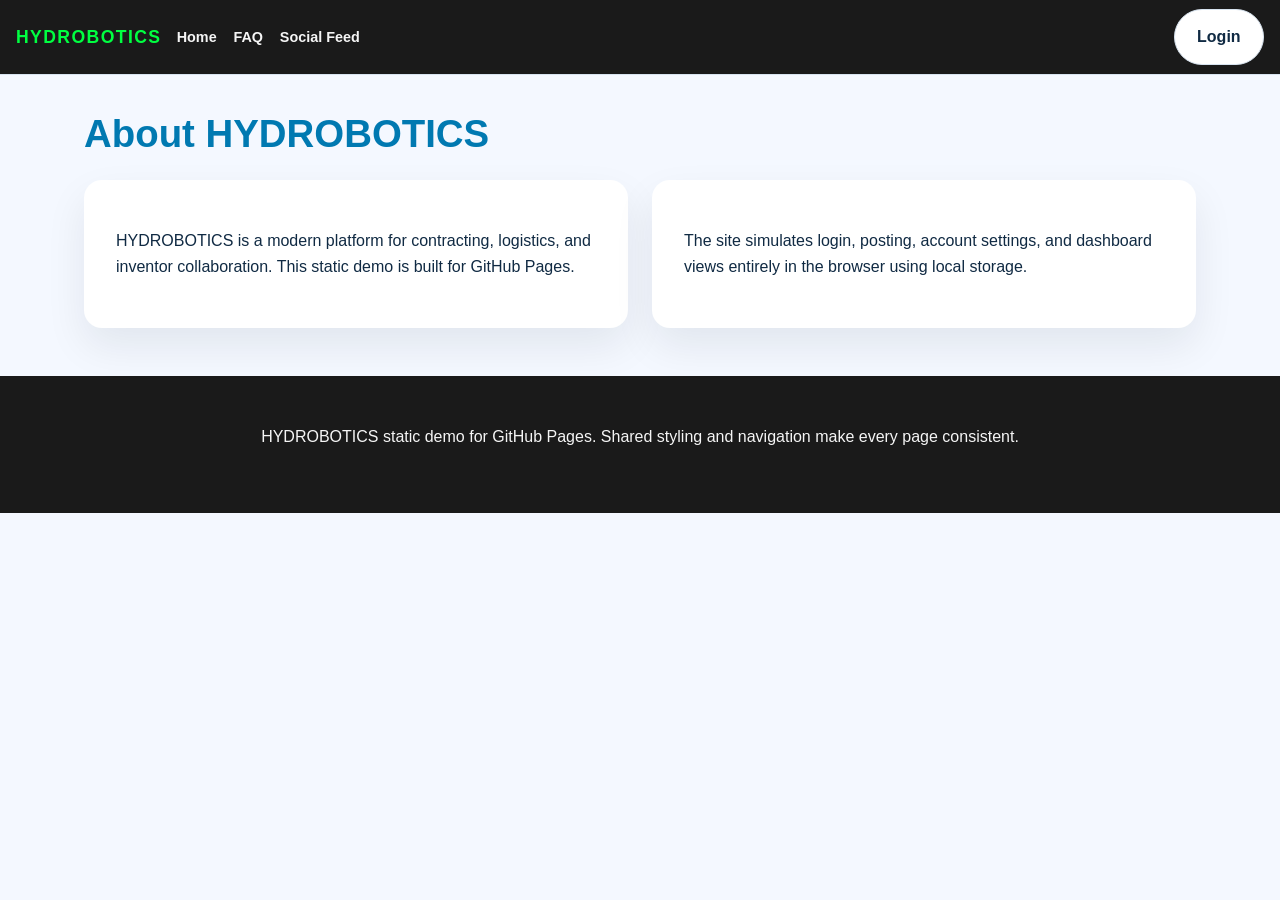
<file: about.html>
﻿<!DOCTYPE html>
<html lang="en">
<head>
  <meta charset="UTF-8">
  <meta name="viewport" content="width=device-width, initial-scale=1.0">
  <title>About HYDROBOTICS</title>
  <link rel="stylesheet" href="css/theme.css">
</head>
<body>
  <nav>
    <div class="nav-left">
      <a class="logo" href="index.html">HYDROBOTICS</a>
      <ul class="nav-links">
        <li><a href="index.html">Home</a></li>
        <li><a href="faq.html">FAQ</a></li>
        <li><a href="feed.html">Social Feed</a></li>
      </ul>
    </div>
    <div class="nav-right">
      <a id="authLink" class="btn-secondary" href="login.html">Login</a>
    </div>
  </nav>
  <main class="page">
    <h1 class="section-title">About HYDROBOTICS</h1>
    <div class="grid cards-2">
      <div class="panel">
        <p>HYDROBOTICS is a modern platform for contracting, logistics, and inventor collaboration. This static demo is built for GitHub Pages.</p>
      </div>
      <div class="panel">
        <p>The site simulates login, posting, account settings, and dashboard views entirely in the browser using local storage.</p>
      </div>
    </div>
  </main>
  <footer>
    <div class="container">
      <p>HYDROBOTICS static demo for GitHub Pages. Shared styling and navigation make every page consistent.</p>
    </div>
  </footer>
  <script src="js/site.js"></script>
</body>
</html>
</file>
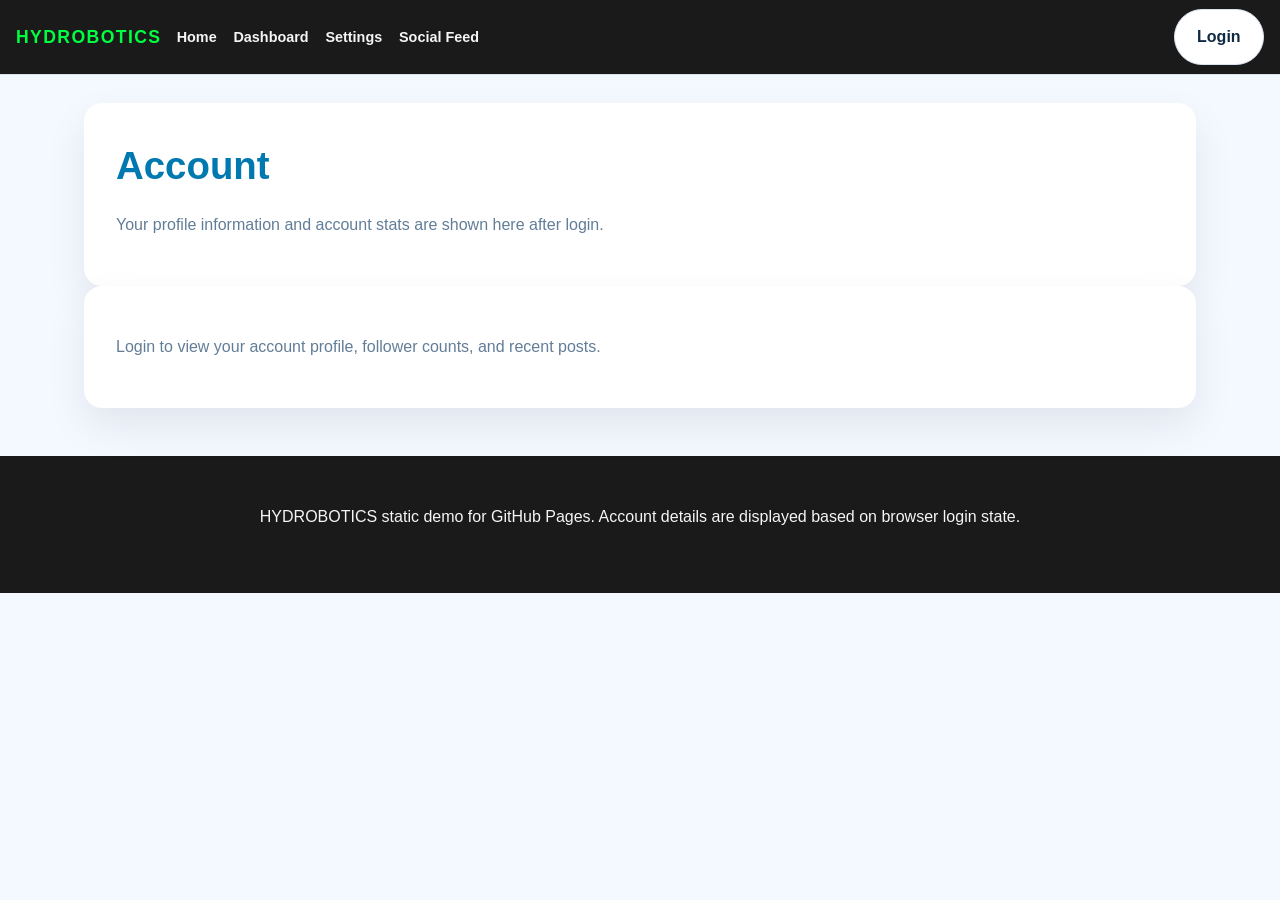
<file: account.html>
﻿<!DOCTYPE html>
<html lang="en">
<head>
  <meta charset="UTF-8">
  <meta name="viewport" content="width=device-width, initial-scale=1.0">
  <title>Account - HYDROBOTICS</title>
  <link rel="stylesheet" href="css/theme.css">
</head>
<body data-page="account">
  <nav>
    <div class="nav-left">
      <a class="logo" href="index.html">HYDROBOTICS</a>
      <ul class="nav-links">
        <li><a href="index.html">Home</a></li>
        <li><a href="dashboard.html">Dashboard</a></li>
        <li><a href="settings.html">Settings</a></li>
        <li><a href="feed.html">Social Feed</a></li>
      </ul>
    </div>
    <div class="nav-right">
      <span id="userChip" class="user-chip" hidden>Logged in</span>
      <a id="authLink" class="btn-secondary" href="login.html">Login</a>
    </div>
  </nav>
  <main class="page">
    <section class="panel">
      <h1 class="section-title">Account</h1>
      <p class="text-muted">Your profile information and account stats are shown here after login.</p>
    </section>
    <section id="accountContent"></section>
  </main>
  <footer>
    <div class="container">
      <p>HYDROBOTICS static demo for GitHub Pages. Account details are displayed based on browser login state.</p>
    </div>
  </footer>
  <script src="js/site.js"></script>
</body>
</html>
</file>
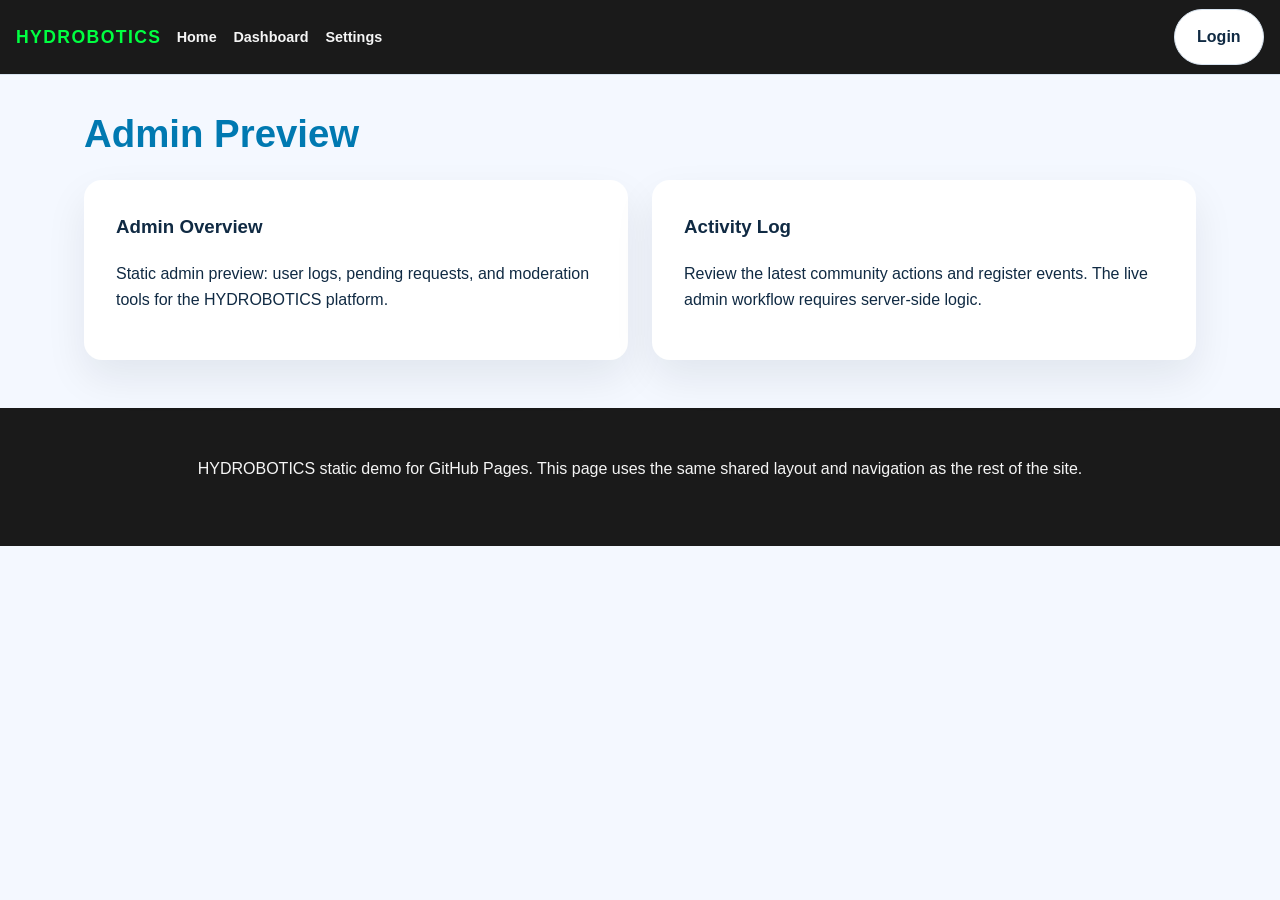
<file: admin.html>
﻿<!DOCTYPE html>
<html lang="en">
<head>
    <meta charset="UTF-8">
    <meta name="viewport" content="width=device-width, initial-scale=1.0">
    <title>Admin - HYDROBOTICS</title>
    <link rel="stylesheet" href="css/theme.css">
</head>
<body>
    <nav>
        <div class="nav-left">
            <a class="logo" href="index.html">HYDROBOTICS</a>
            <ul class="nav-links">
                <li><a href="index.html">Home</a></li>
                <li><a href="dashboard.html">Dashboard</a></li>
                <li><a href="settings.html">Settings</a></li>
            </ul>
        </div>
        <div class="nav-right">
            <span id="userChip" class="user-chip" hidden>Logged in</span>
            <a id="authLink" class="btn-secondary" href="login.html">Login</a>
        </div>
    </nav>
    <main class="page">
        <h1 class="section-title">Admin Preview</h1>
        <div class="grid cards-2">
            <div class="panel">
                <h3>Admin Overview</h3>
                <p>Static admin preview: user logs, pending requests, and moderation tools for the HYDROBOTICS platform.</p>
            </div>
            <div class="panel">
                <h3>Activity Log</h3>
                <p>Review the latest community actions and register events. The live admin workflow requires server-side logic.</p>
            </div>
        </div>
    </main>
    <footer>
        <div class="container">
            <p>HYDROBOTICS static demo for GitHub Pages. This page uses the same shared layout and navigation as the rest of the site.</p>
        </div>
    </footer>
    <script src="js/site.js"></script>
</body>
</html>
</file>
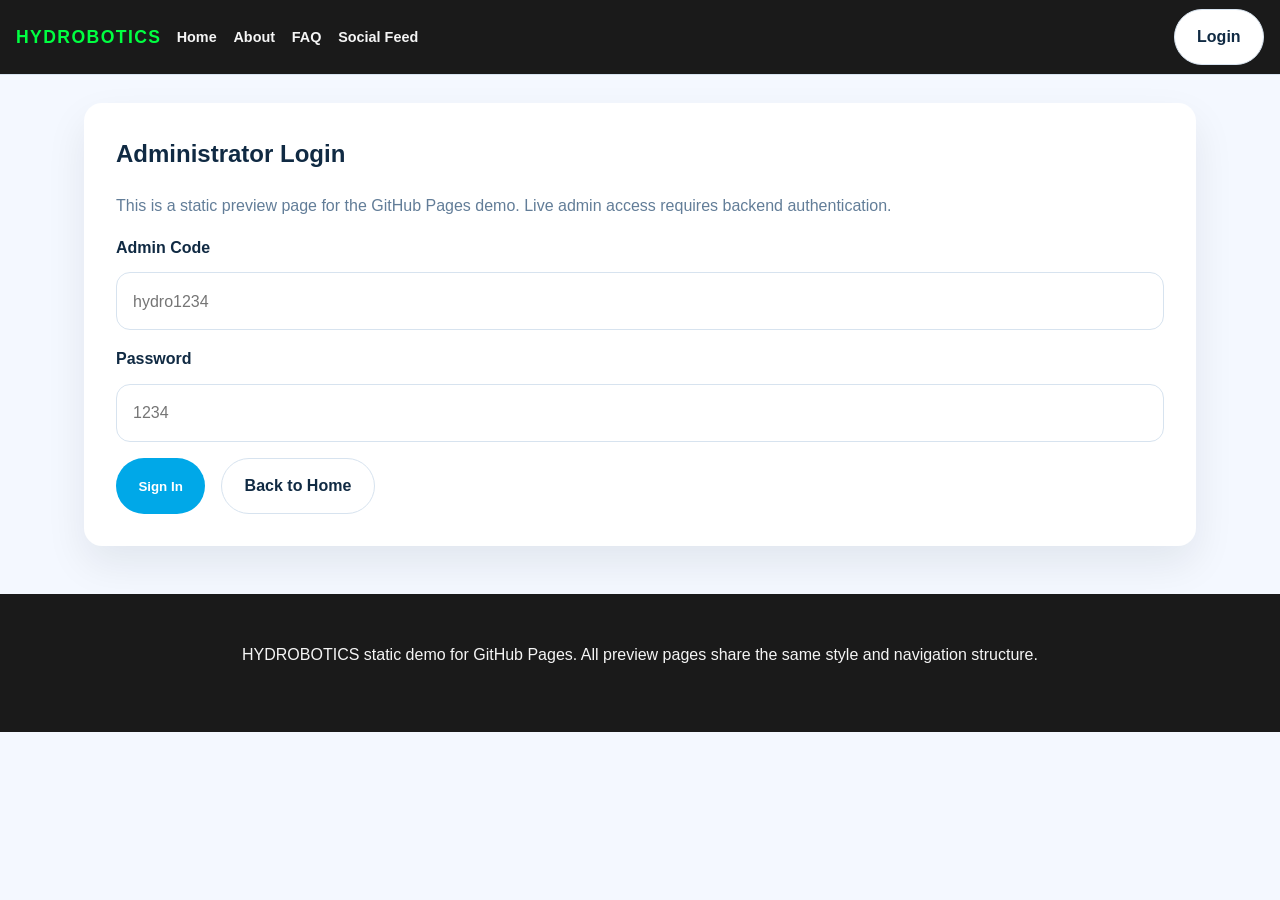
<file: admin_login.html>
﻿<!DOCTYPE html>
<html lang="en">
<head>
    <meta charset="UTF-8">
    <meta name="viewport" content="width=device-width, initial-scale=1.0">
    <title>Admin Login - HYDROBOTICS</title>
    <link rel="stylesheet" href="css/theme.css">
</head>
<body>
    <nav>
        <div class="nav-left">
            <a class="logo" href="index.html">HYDROBOTICS</a>
            <ul class="nav-links">
                <li><a href="index.html">Home</a></li>
                <li><a href="about.html">About</a></li>
                <li><a href="faq.html">FAQ</a></li>
                <li><a href="feed.html">Social Feed</a></li>
            </ul>
        </div>
        <div class="nav-right">
            <span id="userChip" class="user-chip" hidden>Logged in</span>
            <a id="authLink" class="btn-secondary" href="login.html">Login</a>
        </div>
    </nav>
    <main class="page">
        <section class="panel">
            <h1>Administrator Login</h1>
            <p class="text-muted">This is a static preview page for the GitHub Pages demo. Live admin access requires backend authentication.</p>
            <form>
                <div class="form-row">
                    <label for="code">Admin Code</label>
                    <input id="code" type="text" placeholder="hydro1234">
                </div>
                <div class="form-row">
                    <label for="password">Password</label>
                    <input id="password" type="password" placeholder="1234">
                </div>
                <div class="form-actions">
                    <button type="button">Sign In</button>
                    <a class="btn-secondary" href="index.html">Back to Home</a>
                </div>
            </form>
        </section>
    </main>
    <footer>
        <div class="container">
            <p>HYDROBOTICS static demo for GitHub Pages. All preview pages share the same style and navigation structure.</p>
        </div>
    </footer>
    <script src="js/site.js"></script>
</body>
</html>
</file>
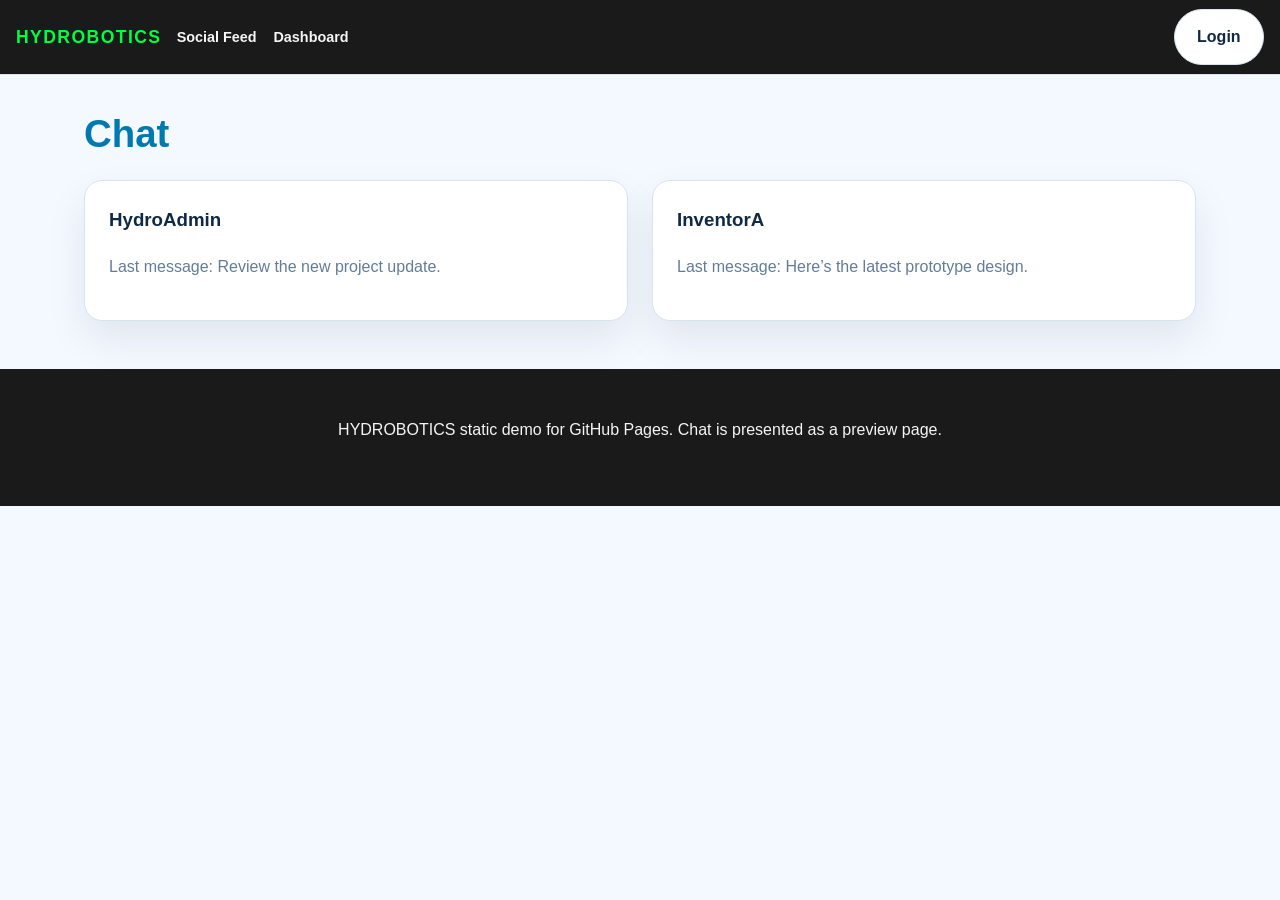
<file: chat.html>
﻿<!DOCTYPE html>
<html lang="en">
<head>
  <meta charset="UTF-8">
  <meta name="viewport" content="width=device-width, initial-scale=1.0">
  <title>Chat - HYDROBOTICS</title>
  <link rel="stylesheet" href="css/theme.css">
</head>
<body>
  <nav>
    <div class="nav-left">
      <a class="logo" href="index.html">HYDROBOTICS</a>
      <ul class="nav-links">
        <li><a href="feed.html">Social Feed</a></li>
        <li><a href="dashboard.html">Dashboard</a></li>
      </ul>
    </div>
    <div class="nav-right">
      <span id="userChip" class="user-chip" hidden>Logged in</span>
      <a id="authLink" class="btn-secondary" href="login.html">Login</a>
    </div>
  </nav>
  <main class="page">
    <h1 class="section-title">Chat</h1>
    <div class="grid cards-2">
      <div class="conversation-card">
        <h3>HydroAdmin</h3>
        <p class="text-muted">Last message: Review the new project update.</p>
      </div>
      <div class="conversation-card">
        <h3>InventorA</h3>
        <p class="text-muted">Last message: Here’s the latest prototype design.</p>
      </div>
    </div>
  </main>
  <footer>
    <div class="container">
      <p>HYDROBOTICS static demo for GitHub Pages. Chat is presented as a preview page.</p>
    </div>
  </footer>
  <script src="js/site.js"></script>
</body>
</html>
</file>
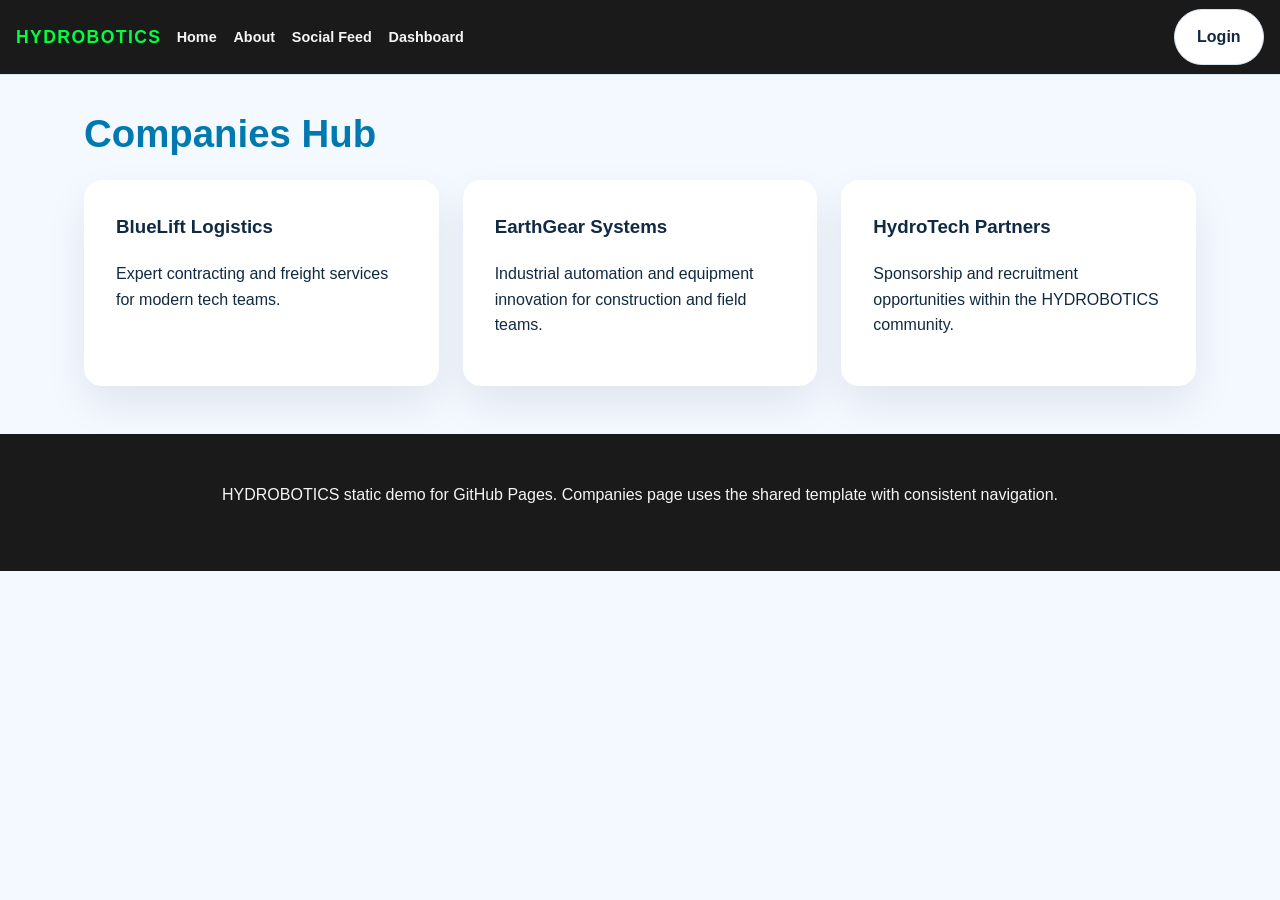
<file: companies.html>
﻿<!DOCTYPE html>
<html lang="en">
<head>
  <meta charset="UTF-8">
  <meta name="viewport" content="width=device-width, initial-scale=1.0">
  <title>Companies - HYDROBOTICS</title>
  <link rel="stylesheet" href="css/theme.css">
</head>
<body>
  <nav>
    <div class="nav-left">
      <a class="logo" href="index.html">HYDROBOTICS</a>
      <ul class="nav-links">
        <li><a href="index.html">Home</a></li>
        <li><a href="about.html">About</a></li>
        <li><a href="feed.html">Social Feed</a></li>
        <li><a href="dashboard.html">Dashboard</a></li>
      </ul>
    </div>
    <div class="nav-right">
      <span id="userChip" class="user-chip" hidden>Logged in</span>
      <a id="authLink" class="btn-secondary" href="login.html">Login</a>
    </div>
  </nav>
  <main class="page">
    <h1 class="section-title">Companies Hub</h1>
    <div class="grid cards-3">
      <div class="panel">
        <h3>BlueLift Logistics</h3>
        <p>Expert contracting and freight services for modern tech teams.</p>
      </div>
      <div class="panel">
        <h3>EarthGear Systems</h3>
        <p>Industrial automation and equipment innovation for construction and field teams.</p>
      </div>
      <div class="panel">
        <h3>HydroTech Partners</h3>
        <p>Sponsorship and recruitment opportunities within the HYDROBOTICS community.</p>
      </div>
    </div>
  </main>
  <footer>
    <div class="container">
      <p>HYDROBOTICS static demo for GitHub Pages. Companies page uses the shared template with consistent navigation.</p>
    </div>
  </footer>
  <script src="js/site.js"></script>
</body>
</html>
</file>
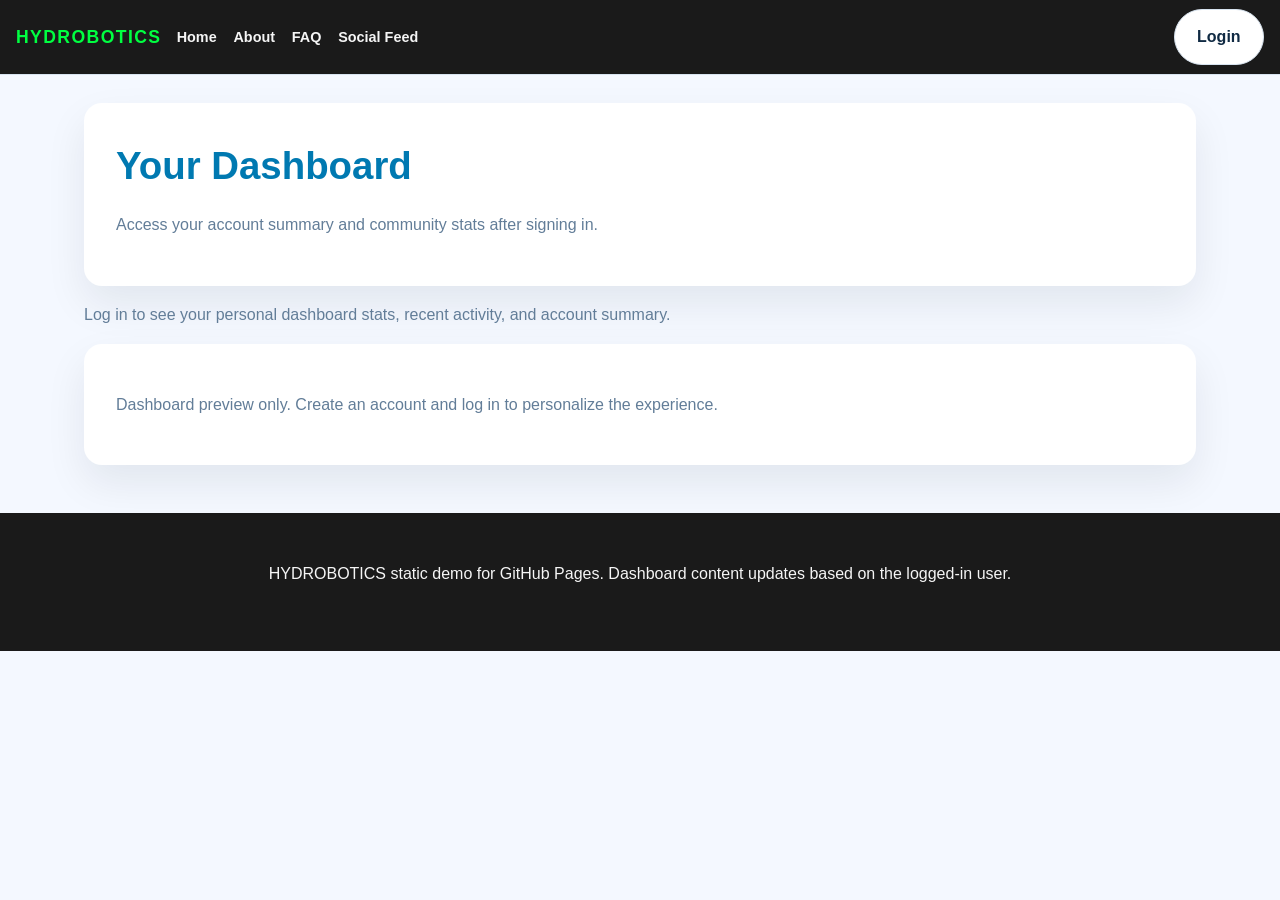
<file: dashboard.html>
﻿<!DOCTYPE html>
<html lang="en">
<head>
  <meta charset="UTF-8">
  <meta name="viewport" content="width=device-width, initial-scale=1.0">
  <title>Dashboard - HYDROBOTICS</title>
  <link rel="stylesheet" href="css/theme.css">
</head>
<body data-page="dashboard">
  <nav>
    <div class="nav-left">
      <a class="logo" href="index.html">HYDROBOTICS</a>
      <ul class="nav-links">
        <li><a href="index.html">Home</a></li>
        <li><a href="about.html">About</a></li>
        <li><a href="faq.html">FAQ</a></li>
        <li><a href="feed.html">Social Feed</a></li>
      </ul>
    </div>
    <div class="nav-right">
      <span id="userChip" class="user-chip" hidden>Logged in</span>
      <a id="authLink" class="btn-secondary" href="login.html">Login</a>
    </div>
  </nav>
  <main class="page">
    <section class="panel">
      <h1 class="section-title">Your Dashboard</h1>
      <p class="text-muted">Access your account summary and community stats after signing in.</p>
    </section>
    <section id="dashboardSummary"></section>
    <section id="dashboardDetails"></section>
  </main>
  <footer>
    <div class="container">
      <p>HYDROBOTICS static demo for GitHub Pages. Dashboard content updates based on the logged-in user.</p>
    </div>
  </footer>
  <script src="js/site.js"></script>
</body>
</html>
</file>
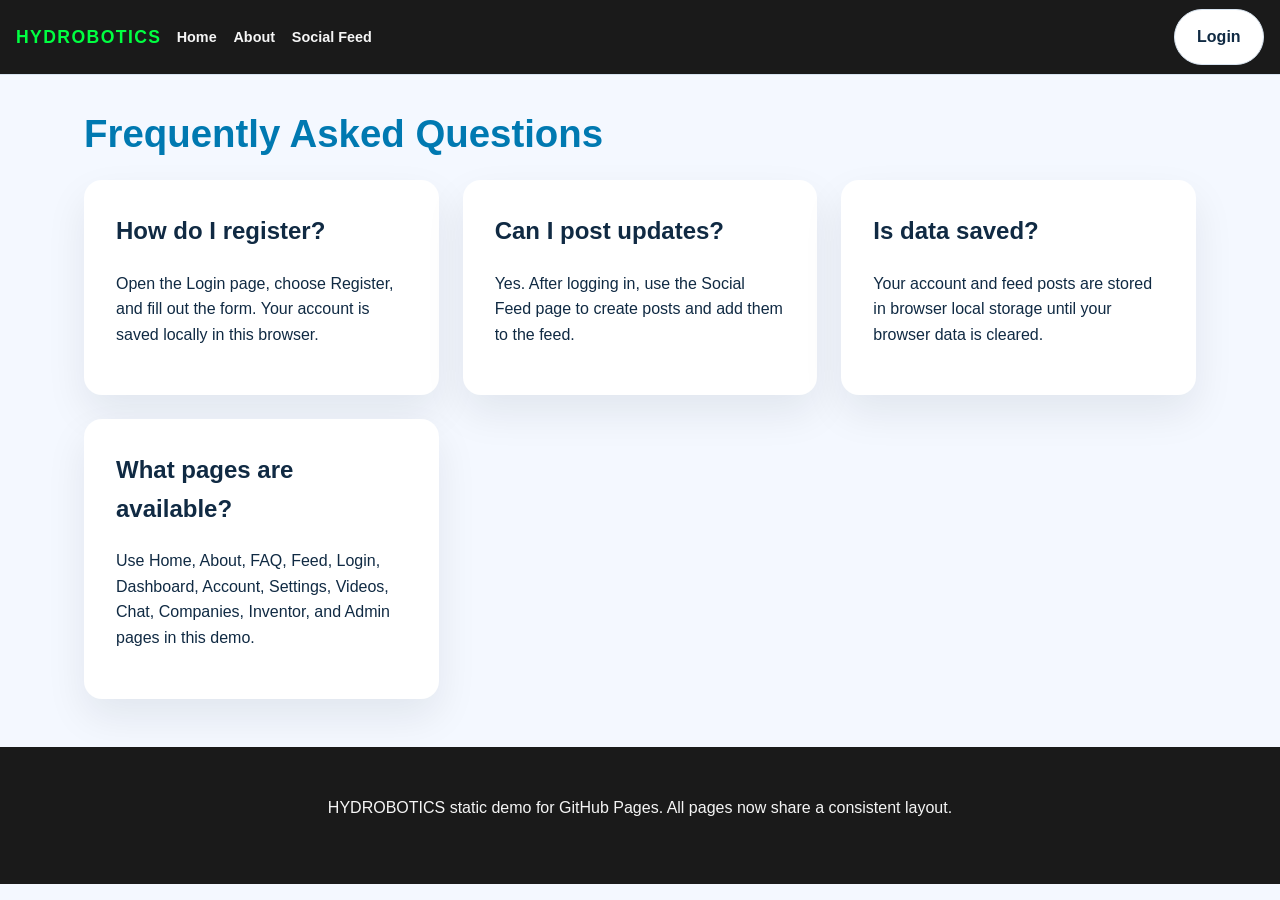
<file: faq.html>
﻿<!DOCTYPE html>
<html lang="en">
<head>
  <meta charset="UTF-8">
  <meta name="viewport" content="width=device-width, initial-scale=1.0">
  <title>FAQ - HYDROBOTICS</title>
  <link rel="stylesheet" href="css/theme.css">
</head>
<body>
  <nav>
    <div class="nav-left">
      <a class="logo" href="index.html">HYDROBOTICS</a>
      <ul class="nav-links">
        <li><a href="index.html">Home</a></li>
        <li><a href="about.html">About</a></li>
        <li><a href="feed.html">Social Feed</a></li>
      </ul>
    </div>
    <div class="nav-right">
      <span id="userChip" class="user-chip" hidden>Logged in</span>
      <a id="authLink" class="btn-secondary" href="login.html">Login</a>
    </div>
  </nav>
  <main class="page">
    <h1 class="section-title">Frequently Asked Questions</h1>
    <div class="grid cards-2">
      <div class="panel">
        <h2>How do I register?</h2>
        <p>Open the Login page, choose Register, and fill out the form. Your account is saved locally in this browser.</p>
      </div>
      <div class="panel">
        <h2>Can I post updates?</h2>
        <p>Yes. After logging in, use the Social Feed page to create posts and add them to the feed.</p>
      </div>
      <div class="panel">
        <h2>Is data saved?</h2>
        <p>Your account and feed posts are stored in browser local storage until your browser data is cleared.</p>
      </div>
      <div class="panel">
        <h2>What pages are available?</h2>
        <p>Use Home, About, FAQ, Feed, Login, Dashboard, Account, Settings, Videos, Chat, Companies, Inventor, and Admin pages in this demo.</p>
      </div>
    </div>
  </main>
  <footer>
    <div class="container">
      <p>HYDROBOTICS static demo for GitHub Pages. All pages now share a consistent layout.</p>
    </div>
  </footer>
  <script src="js/site.js"></script>
</body>
</html>
</file>
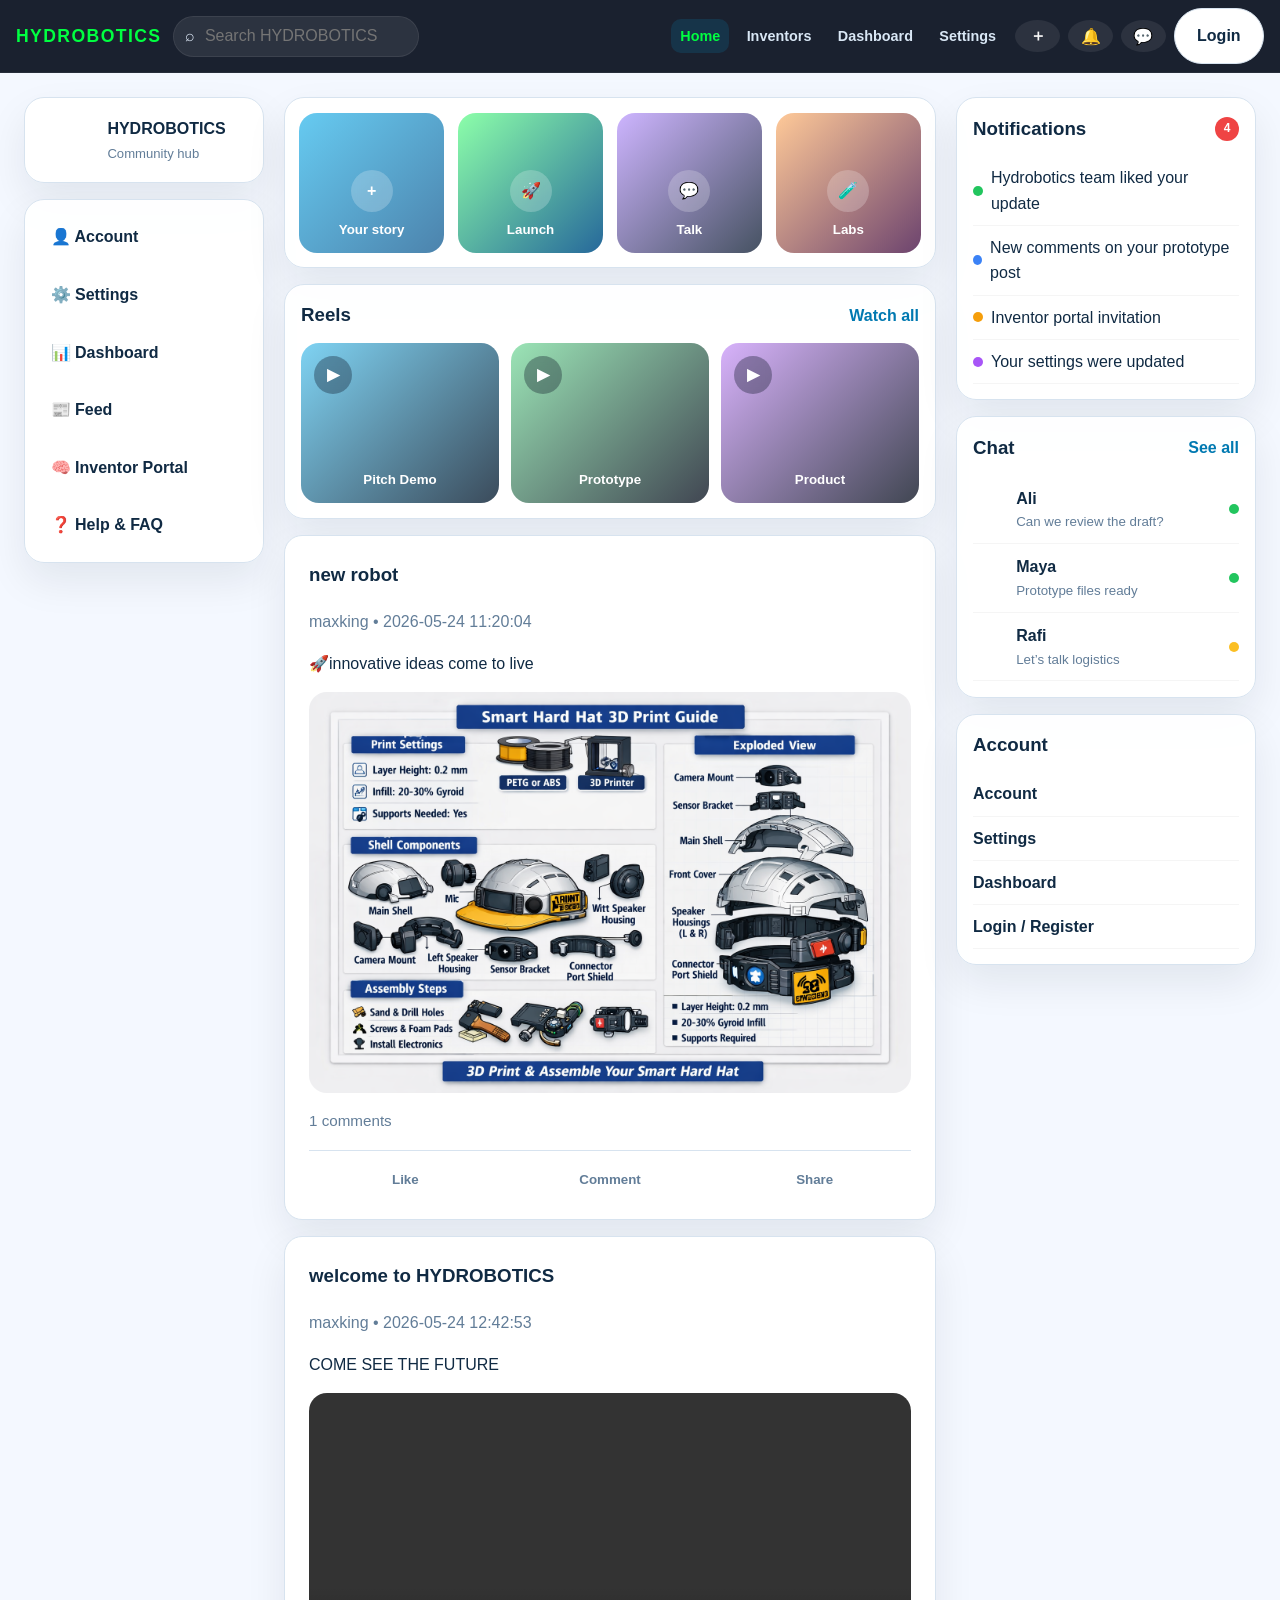
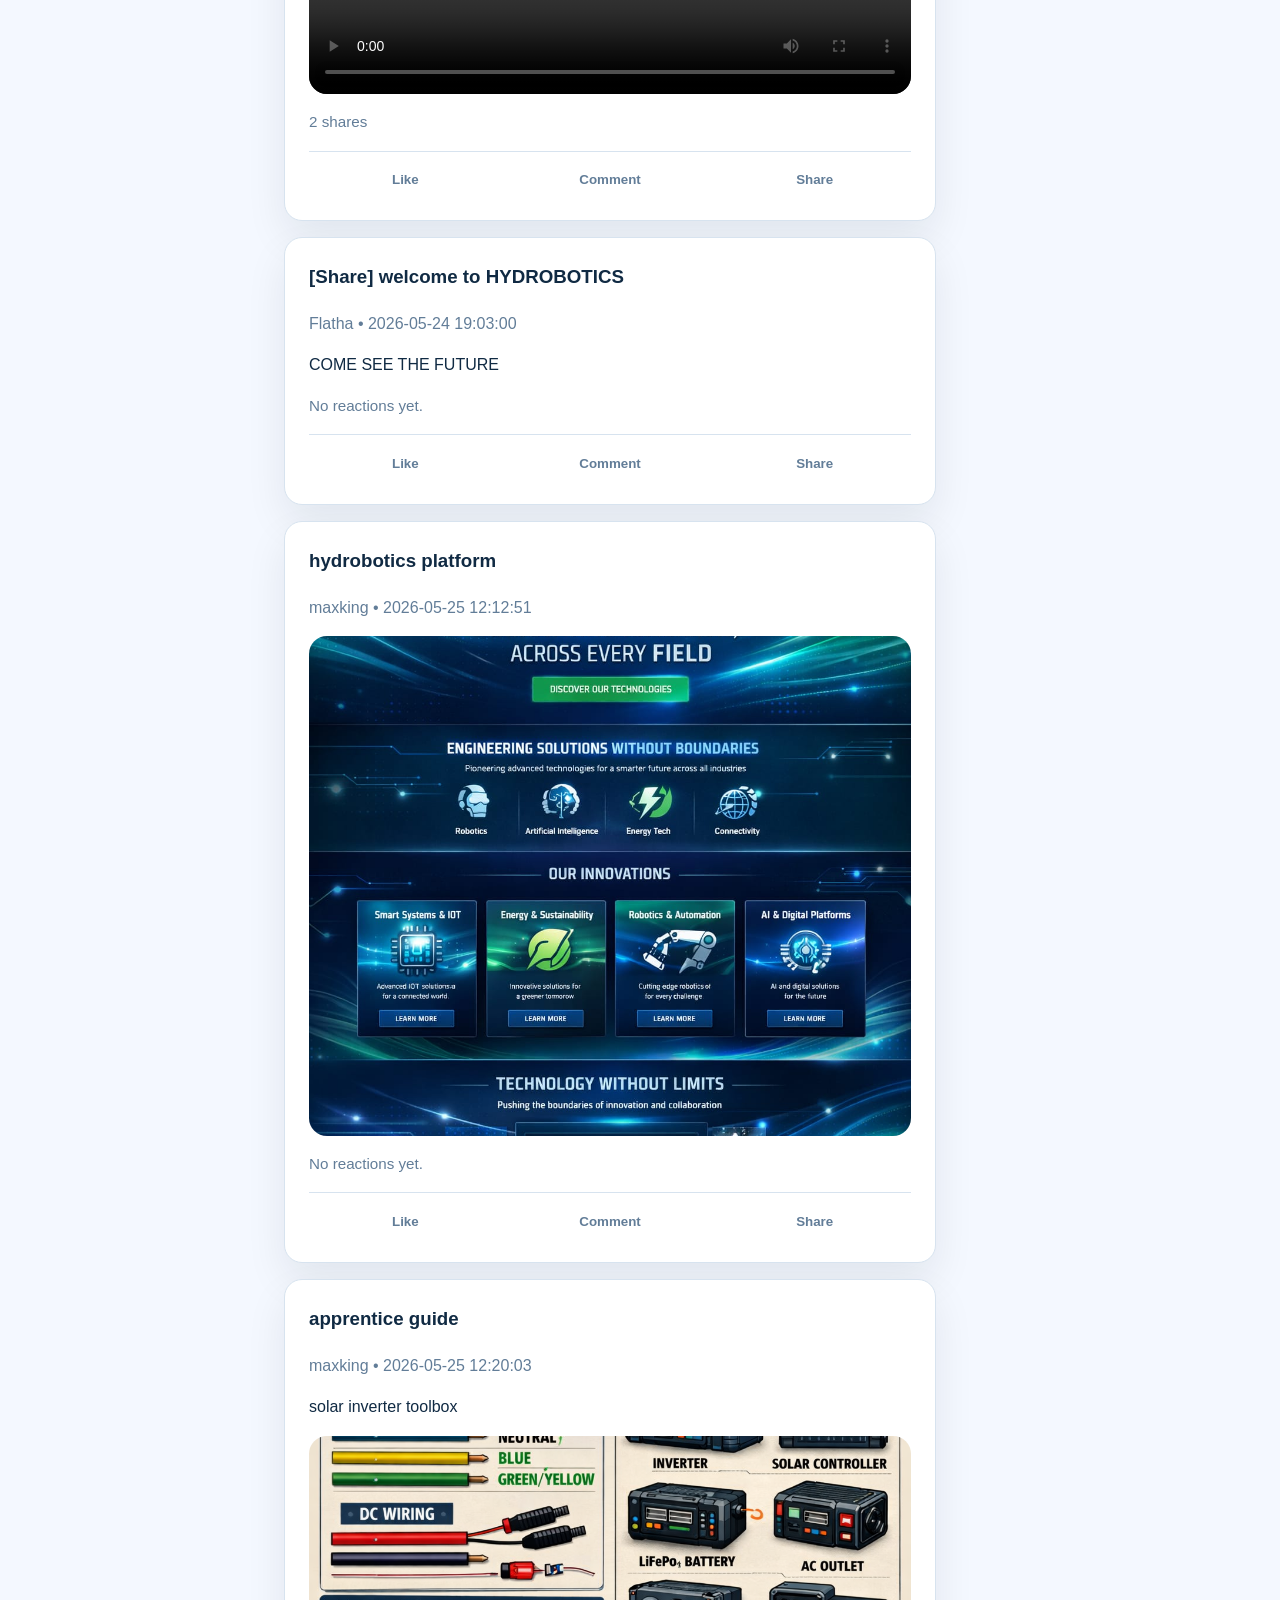
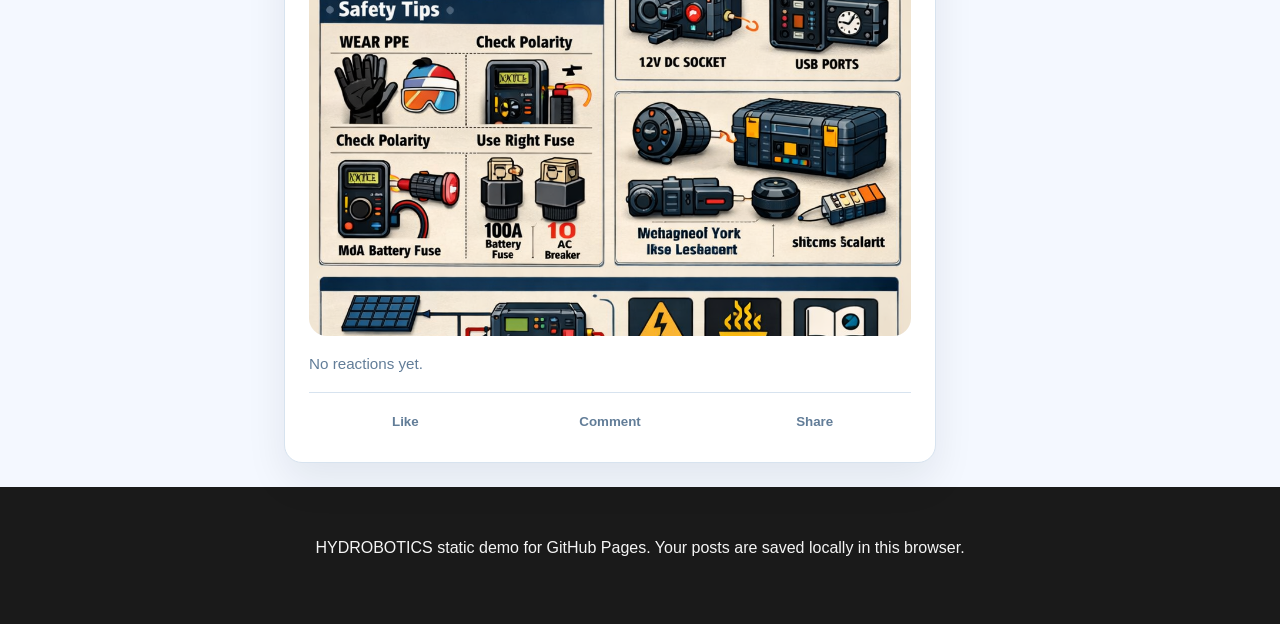
<file: feed.html>
﻿<!DOCTYPE html>
<html lang="en">
<head>
  <meta charset="UTF-8">
  <meta name="viewport" content="width=device-width, initial-scale=1.0">
  <title>Social Feed - HYDROBOTICS</title>
  <link rel="stylesheet" href="css/theme.css">
</head>
<body data-page="feed">
  <nav class="social-topbar">
    <div class="nav-left social-brand-wrap">
      <a class="logo" href="index.html">HYDROBOTICS</a>
      <div class="nav-search">
        <span>⌕</span>
        <input type="text" placeholder="Search HYDROBOTICS" aria-label="Search HYDROBOTICS">
      </div>
    </div>
    <div class="social-main-nav">
      <a class="active" href="feed.html">Home</a>
      <a href="inventor.html">Inventors</a>
      <a href="dashboard.html">Dashboard</a>
      <a href="settings.html">Settings</a>
    </div>
    <div class="nav-right social-actions">
      <button class="mini-action">＋</button>
      <button class="mini-action">🔔</button>
      <button class="mini-action">💬</button>
      <a id="authLink" class="btn-secondary" href="login.html">Login</a>
    </div>
  </nav>
  <div id="emojiRainLayer" aria-hidden="true"></div>

  <main class="social-shell page">
    <aside class="social-sidebar left-rail">
      <div class="profile-card card-surface">
        <div class="avatar avatar-large">H</div>
        <div>
          <strong>HYDROBOTICS</strong>
          <p>Community hub</p>
        </div>
      </div>

      <div class="menu-block card-surface">
        <a href="account.html">👤 Account</a>
        <a href="settings.html">⚙️ Settings</a>
        <a href="dashboard.html">📊 Dashboard</a>
        <a href="feed.html">📰 Feed</a>
        <a href="inventor.html">🧠 Inventor Portal</a>
        <a href="faq.html">❓ Help & FAQ</a>
      </div>
    </aside>

    <section class="social-main-column">
      <div class="story-bar card-surface">
        <div class="story story-one"><span>+</span><small>Your story</small></div>
        <div class="story story-two"><span>🚀</span><small>Launch</small></div>
        <div class="story story-three"><span>💬</span><small>Talk</small></div>
        <div class="story story-four"><span>🧪</span><small>Labs</small></div>
      </div>

      <div class="composer card-surface" id="newPostSection">
        <div class="composer-header">
          <div class="avatar avatar-medium">H</div>
          <h2>Create a post</h2>
        </div>
        <div id="feedAlert"></div>
        <form id="feedForm">
          <div class="form-row">
            <label for="postTitle">Post Title</label>
            <input id="postTitle" type="text" required placeholder="Post title">
          </div>
          <div class="form-row">
            <label for="postBody">Post Content</label>
            <textarea id="postBody" required placeholder="Share an idea, update, or opportunity..."></textarea>
          </div>
          <div class="form-actions">
            <button type="submit">Publish Post</button>
            <a class="btn-secondary" href="dashboard.html">Go to Dashboard</a>
          </div>
        </form>
      </div>

      <div class="reels-strip card-surface">
        <div class="section-head">
          <h3>Reels</h3>
          <a href="#">Watch all</a>
        </div>
        <div class="reel-grid">
          <article class="reel-card reel-one"><span>▶</span><small>Pitch Demo</small></article>
          <article class="reel-card reel-two"><span>▶</span><small>Prototype</small></article>
          <article class="reel-card reel-three"><span>▶</span><small>Product</small></article>
        </div>
      </div>

      <section id="feedPosts" class="feed-posts"></section>
    </section>

    <aside class="social-sidebar right-rail">
      <div class="card-surface notifications-panel">
        <div class="section-head">
          <h3>Notifications</h3>
          <span class="badge">4</span>
        </div>
        <ul>
          <li><span class="dot green"></span> Hydrobotics team liked your update</li>
          <li><span class="dot blue"></span> New comments on your prototype post</li>
          <li><span class="dot orange"></span> Inventor portal invitation</li>
          <li><span class="dot purple"></span> Your settings were updated</li>
        </ul>
      </div>

      <div class="card-surface chat-panel">
        <div class="section-head">
          <h3>Chat</h3>
          <a href="#">See all</a>
        </div>
        <ul class="chat-list">
          <li><span class="avatar avatar-small">A</span><div><strong>Ali</strong><small>Can we review the draft?</small></div><span class="status online"></span></li>
          <li><span class="avatar avatar-small">M</span><div><strong>Maya</strong><small>Prototype files ready</small></div><span class="status online"></span></li>
          <li><span class="avatar avatar-small">R</span><div><strong>Rafi</strong><small>Let’s talk logistics</small></div><span class="status away"></span></li>
        </ul>
      </div>

      <div class="card-surface quick-links-panel">
        <div class="section-head">
          <h3>Account</h3>
        </div>
        <ul>
          <li><a href="account.html">Account</a></li>
          <li><a href="settings.html">Settings</a></li>
          <li><a href="dashboard.html">Dashboard</a></li>
          <li><a href="login.html">Login / Register</a></li>
        </ul>
      </div>
    </aside>
  </main>

  <footer>
    <div class="container">
      <p>HYDROBOTICS static demo for GitHub Pages. Your posts are saved locally in this browser.</p>
    </div>
  </footer>
  <script src="js/feed-posts.js"></script>
  <script src="js/site.js"></script>
</body>
</html>
</file>
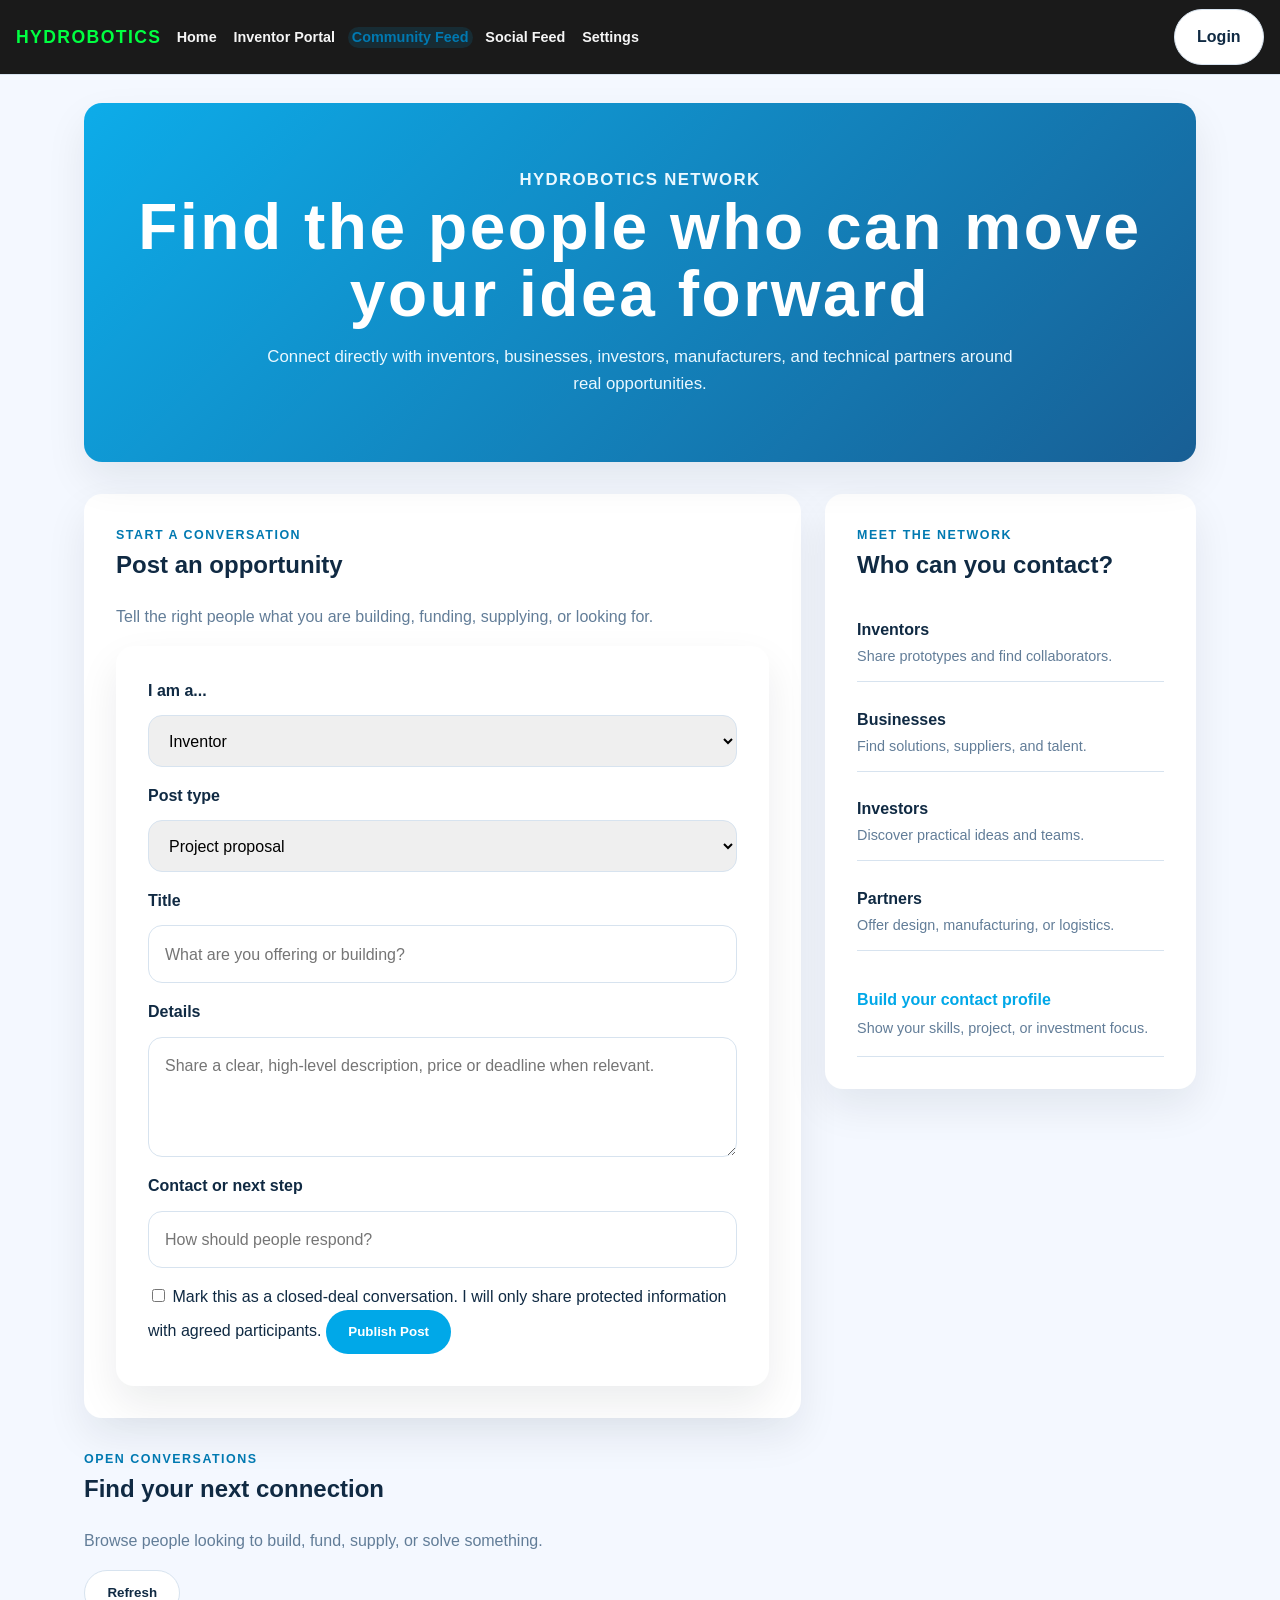
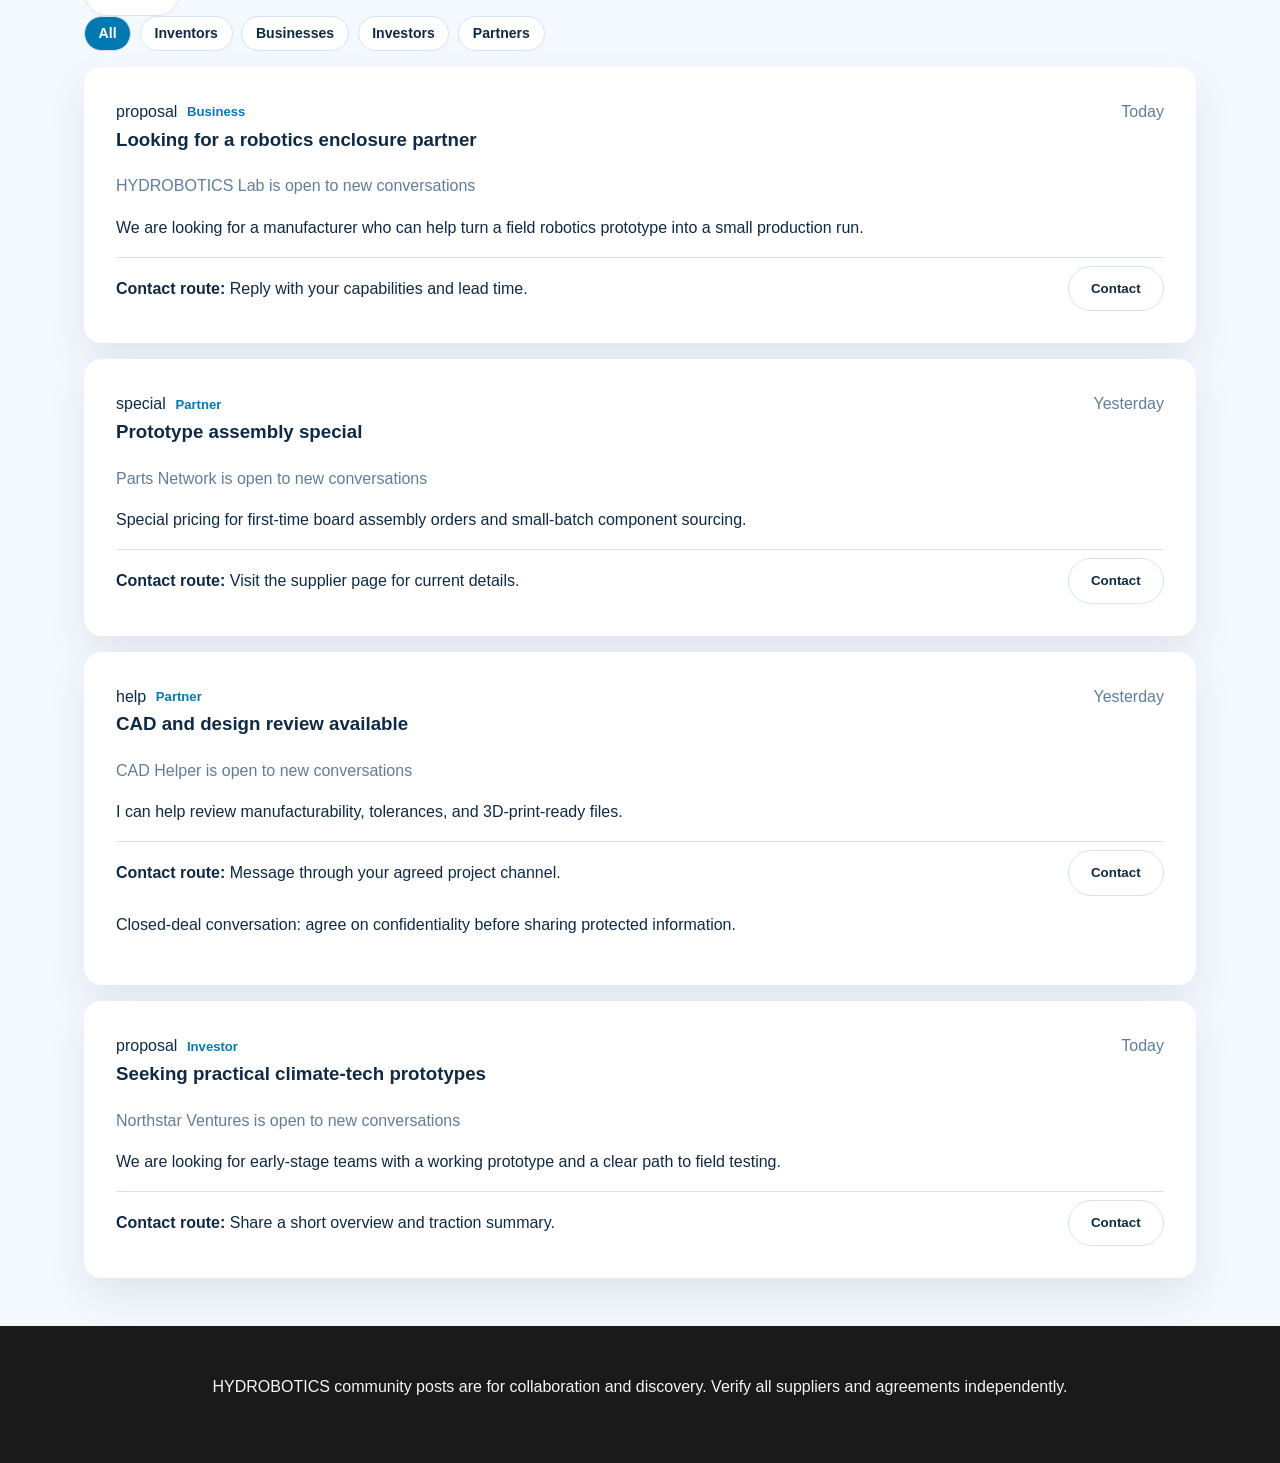
<file: inventor-community.html>
<!DOCTYPE html>
<html lang="en">
<head>
  <meta charset="UTF-8">
  <meta name="viewport" content="width=device-width, initial-scale=1.0">
  <title>Inventor Community - HYDROBOTICS</title>
  <link rel="stylesheet" href="css/theme.css">
</head>
<body data-page="inventor-community">
  <nav>
    <div class="nav-left">
      <a class="logo" href="index.html">HYDROBOTICS</a>
      <ul class="nav-links">
        <li><a href="index.html">Home</a></li>
        <li><a href="inventor.html">Inventor Portal</a></li>
        <li><a href="inventor-community.html">Community Feed</a></li>
        <li><a href="feed.html">Social Feed</a></li>
        <li><a href="settings.html">Settings</a></li>
      </ul>
    </div>
    <div class="nav-right">
      <span id="userChip" class="user-chip" hidden>Logged in</span>
      <a id="authLink" class="btn-secondary" href="login.html">Login</a>
    </div>
  </nav>
  <main class="page">
    <section class="hero inventor-hero community-hero">
      <p class="eyebrow">HYDROBOTICS Network</p>
      <h1>Find the people who can move your idea forward</h1>
      <p>Connect directly with inventors, businesses, investors, manufacturers, and technical partners around real opportunities.</p>
    </section>

    <div class="community-layout">
      <section class="panel community-composer">
        <div class="community-section-kicker">Start a conversation</div>
        <h2>Post an opportunity</h2>
        <p class="text-muted">Tell the right people what you are building, funding, supplying, or looking for.</p>
        <div id="communityMessage"></div>
        <form id="communityPostForm" class="form-card">
          <div class="form-row"><label for="communityPostRole">I am a...</label><select id="communityPostRole"><option value="inventor">Inventor</option><option value="business">Business</option><option value="investor">Investor</option><option value="manufacturer">Manufacturer</option><option value="technical partner">Technical partner</option></select></div>
          <div class="form-row"><label for="communityPostType">Post type</label><select id="communityPostType"><option value="proposal">Project proposal</option><option value="service">Manufacturing or parts service</option><option value="special">Special offer</option><option value="help">Request project help</option></select></div>
          <div class="form-row"><label for="communityPostTitle">Title</label><input id="communityPostTitle" required type="text" placeholder="What are you offering or building?"></div>
          <div class="form-row"><label for="communityPostBody">Details</label><textarea id="communityPostBody" required placeholder="Share a clear, high-level description, price or deadline when relevant."></textarea></div>
          <div class="form-row"><label for="communityPostContact">Contact or next step</label><input id="communityPostContact" required type="text" placeholder="How should people respond?"></div>
          <label class="consent-checks"><span><input id="communityPostClosed" type="checkbox"> Mark this as a closed-deal conversation. I will only share protected information with agreed participants.</span></label>
          <button type="submit">Publish Post</button>
        </form>
      </section>
      <aside class="panel community-aside">
        <div class="community-section-kicker">Meet the network</div>
        <h2>Who can you contact?</h2>
        <div class="network-roles">
          <div><strong>Inventors</strong><span>Share prototypes and find collaborators.</span></div>
          <div><strong>Businesses</strong><span>Find solutions, suppliers, and talent.</span></div>
          <div><strong>Investors</strong><span>Discover practical ideas and teams.</span></div>
          <div><strong>Partners</strong><span>Offer design, manufacturing, or logistics.</span></div>
        </div>
        <a class="community-link" href="inventor.html#create-profile"><strong>Build your contact profile</strong><span>Show your skills, project, or investment focus.</span></a>
      </aside>
    </div>

    <section class="community-feed-section">
      <div class="section-heading-row"><div><div class="community-section-kicker">Open conversations</div><h2>Find your next connection</h2><p class="text-muted">Browse people looking to build, fund, supply, or solve something.</p></div><button id="refreshCommunityFeed" class="btn-secondary" type="button">Refresh</button></div>
      <div class="community-filters" role="group" aria-label="Filter community opportunities">
        <button class="community-filter active" type="button" data-community-filter="all">All</button>
        <button class="community-filter" type="button" data-community-filter="inventor">Inventors</button>
        <button class="community-filter" type="button" data-community-filter="business">Businesses</button>
        <button class="community-filter" type="button" data-community-filter="investor">Investors</button>
        <button class="community-filter" type="button" data-community-filter="partner">Partners</button>
      </div>
      <div id="communityPosts" class="community-posts"></div>
    </section>
  </main>
  <footer><div class="container"><p>HYDROBOTICS community posts are for collaboration and discovery. Verify all suppliers and agreements independently.</p></div></footer>
  <script src="js/site.js"></script>
</body>
</html>
</file>
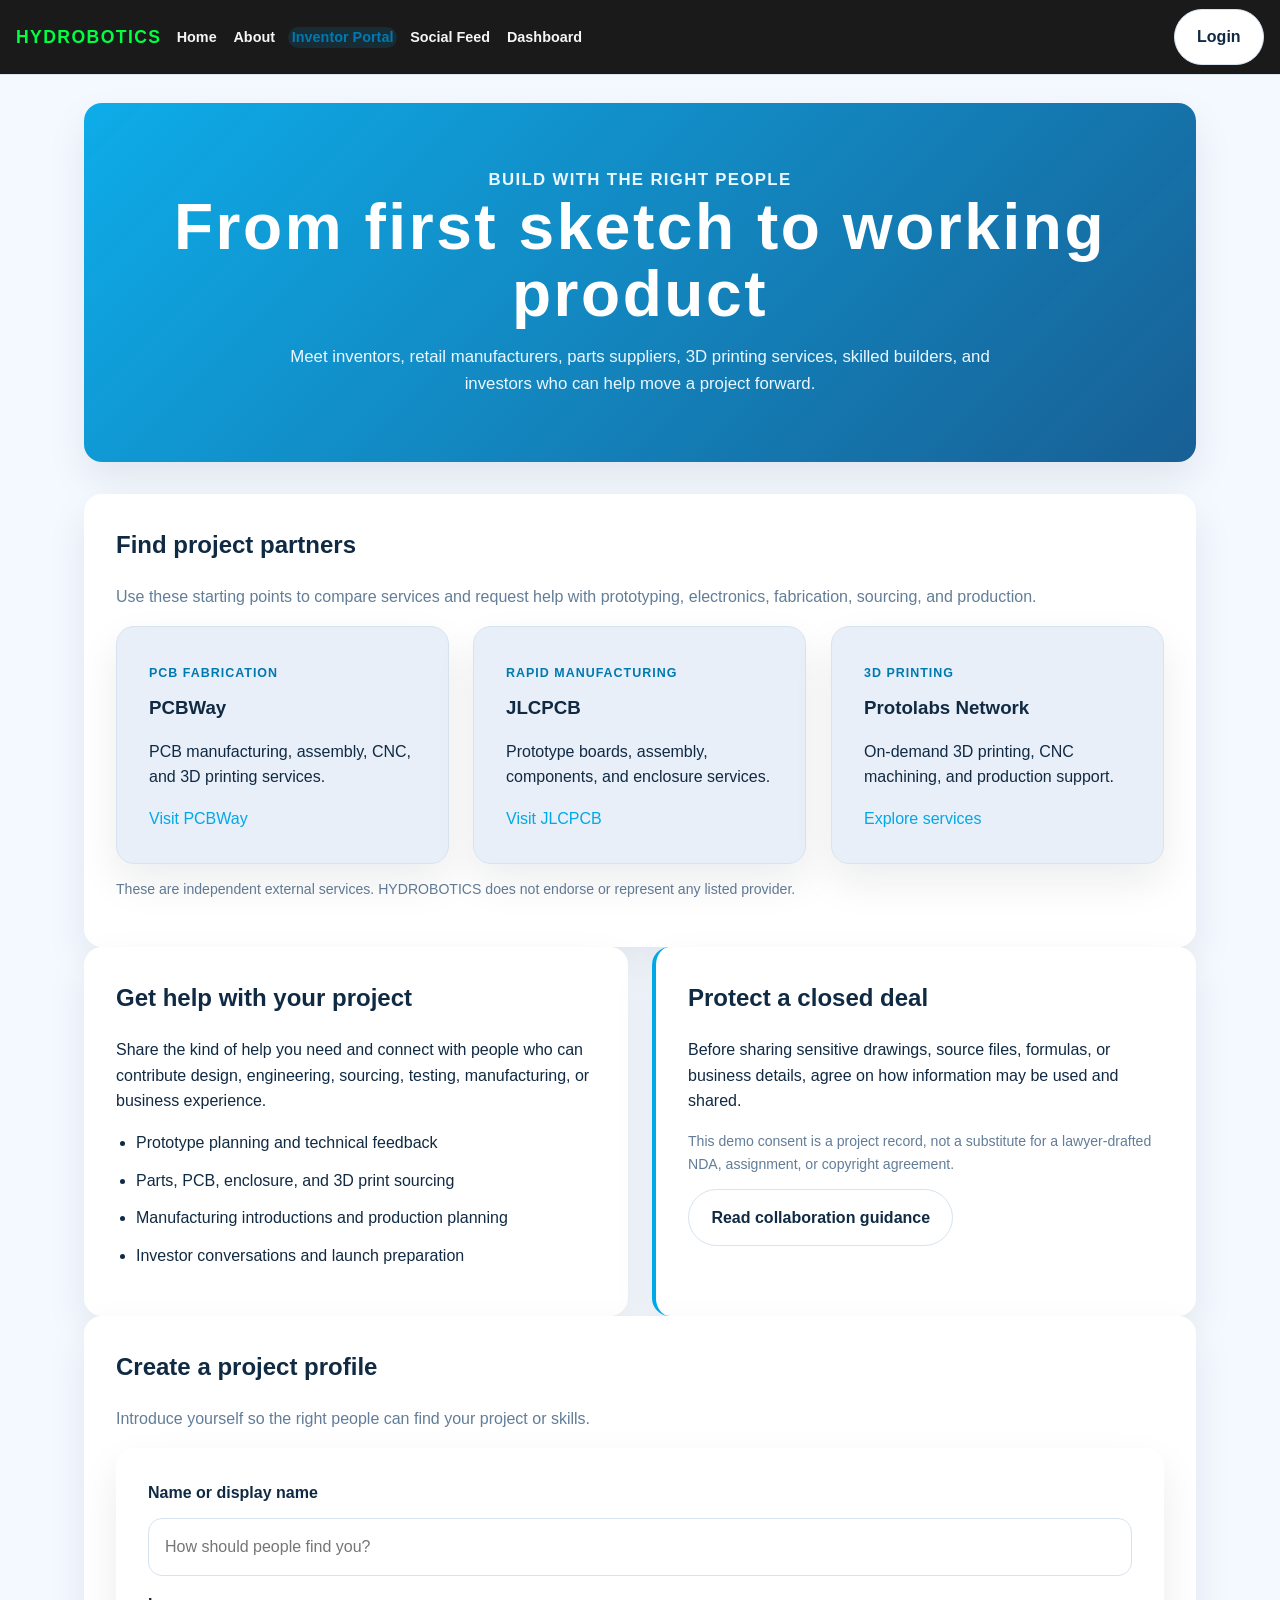
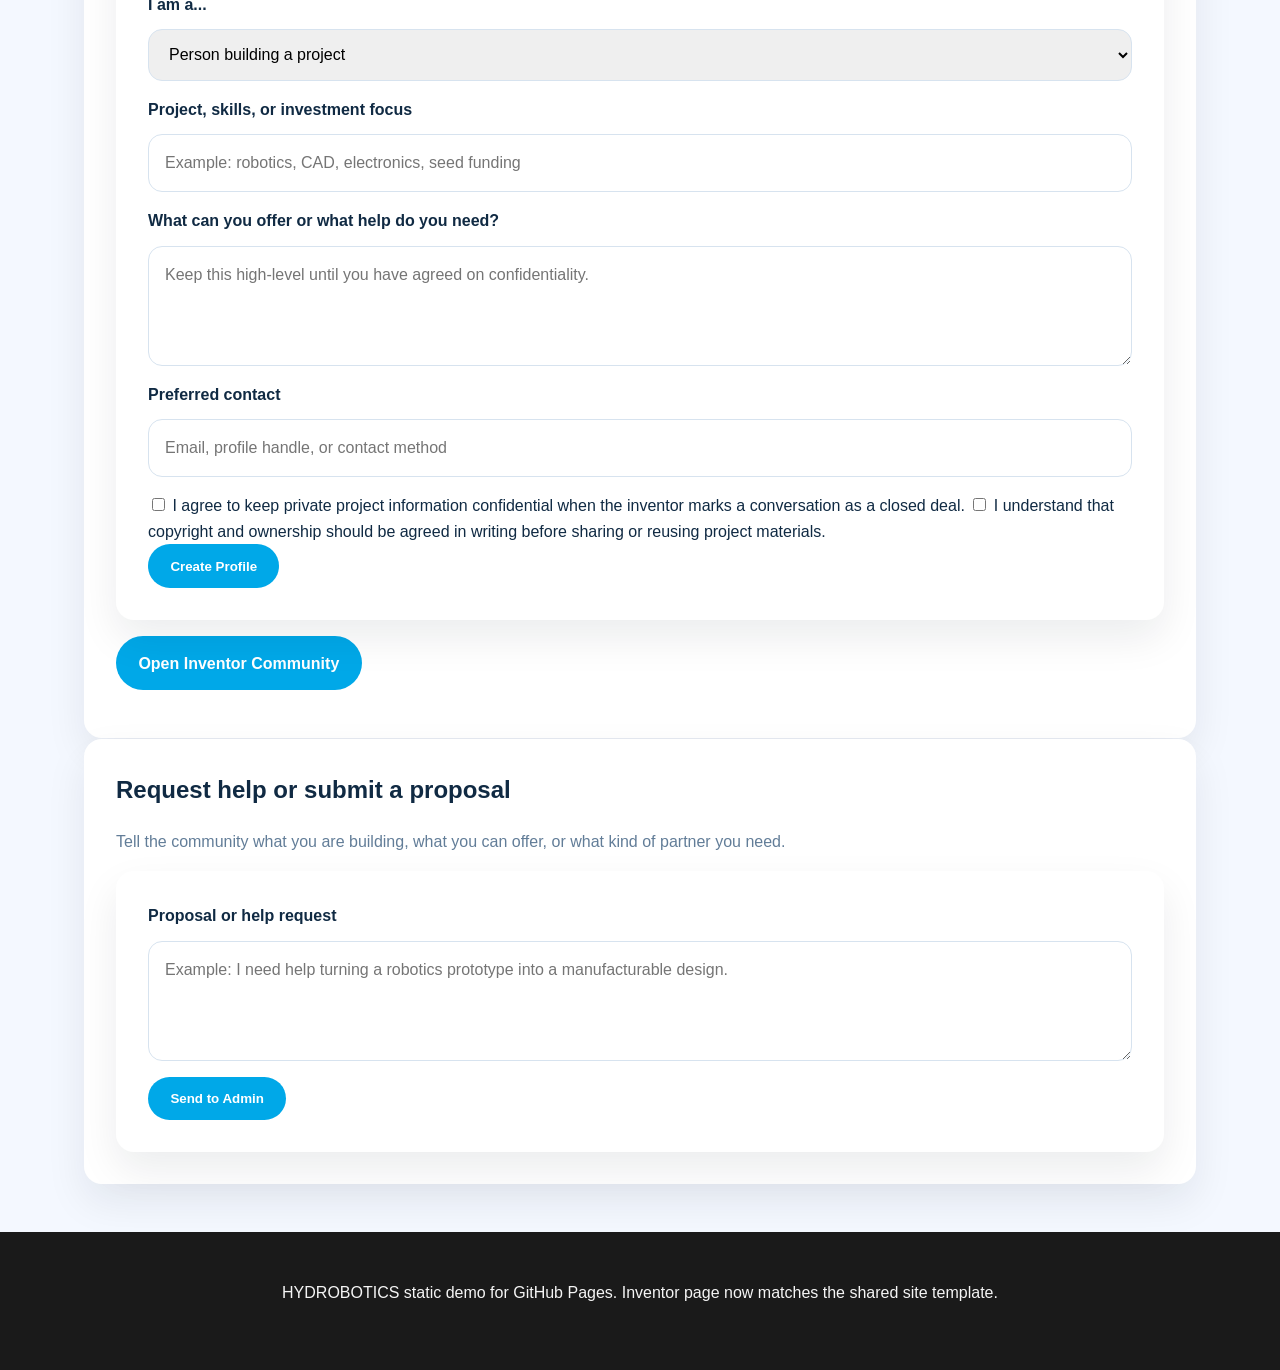
<file: inventor.html>
﻿<!DOCTYPE html>
<html lang="en">
<head>
  <meta charset="UTF-8">
  <meta name="viewport" content="width=device-width, initial-scale=1.0">
  <title>Inventor - HYDROBOTICS</title>
  <link rel="stylesheet" href="css/theme.css">
</head>
<body data-page="inventor">
  <nav>
    <div class="nav-left">
      <a class="logo" href="index.html">HYDROBOTICS</a>
      <ul class="nav-links">
        <li><a href="index.html">Home</a></li>
        <li><a href="about.html">About</a></li>
        <li><a href="inventor.html">Inventor Portal</a></li>
        <li><a href="feed.html">Social Feed</a></li>
        <li><a href="dashboard.html">Dashboard</a></li>
      </ul>
    </div>
    <div class="nav-right">
      <a id="authLink" class="btn-secondary" href="login.html">Login</a>
    </div>
  </nav>
  <main class="page portal-animate">
    <section class="hero inventor-hero">
      <p class="eyebrow">Build with the right people</p>
      <h1>From first sketch to working product</h1>
      <p>Meet inventors, retail manufacturers, parts suppliers, 3D printing services, skilled builders, and investors who can help move a project forward.</p>
    </section>

    <section class="panel inventor-section">
      <h2>Find project partners</h2>
      <p class="text-muted">Use these starting points to compare services and request help with prototyping, electronics, fabrication, sourcing, and production.</p>
      <div class="grid cards-3 inventor-partners">
        <article class="partner-card"><span class="partner-label">PCB fabrication</span><h3>PCBWay</h3><p>PCB manufacturing, assembly, CNC, and 3D printing services.</p><a href="https://www.pcbway.com/" target="_blank" rel="noopener">Visit PCBWay</a></article>
        <article class="partner-card"><span class="partner-label">Rapid manufacturing</span><h3>JLCPCB</h3><p>Prototype boards, assembly, components, and enclosure services.</p><a href="https://jlcpcb.com/" target="_blank" rel="noopener">Visit JLCPCB</a></article>
        <article class="partner-card"><span class="partner-label">3D printing</span><h3>Protolabs Network</h3><p>On-demand 3D printing, CNC machining, and production support.</p><a href="https://www.hubs.com/" target="_blank" rel="noopener">Explore services</a></article>
      </div>
      <p class="small-note">These are independent external services. HYDROBOTICS does not endorse or represent any listed provider.</p>
    </section>

    <section class="grid cards-2 inventor-section">
      <div class="panel">
        <h2>Get help with your project</h2>
        <p>Share the kind of help you need and connect with people who can contribute design, engineering, sourcing, testing, manufacturing, or business experience.</p>
        <ul class="feature-list">
          <li>Prototype planning and technical feedback</li>
          <li>Parts, PCB, enclosure, and 3D print sourcing</li>
          <li>Manufacturing introductions and production planning</li>
          <li>Investor conversations and launch preparation</li>
        </ul>
      </div>
      <div class="panel consent-panel">
        <h2>Protect a closed deal</h2>
        <p>Before sharing sensitive drawings, source files, formulas, or business details, agree on how information may be used and shared.</p>
        <p class="small-note">This demo consent is a project record, not a substitute for a lawyer-drafted NDA, assignment, or copyright agreement.</p>
        <a class="btn-secondary" href="faq.html">Read collaboration guidance</a>
      </div>
    </section>

    <section class="panel inventor-section" id="create-profile">
      <h2>Create a project profile</h2>
      <p class="text-muted">Introduce yourself so the right people can find your project or skills.</p>
      <div id="inventorProfileMessage"></div>
      <form id="inventorProfileForm" class="form-card inventor-profile-form">
        <div class="form-row"><label for="inventorName">Name or display name</label><input id="inventorName" required type="text" placeholder="How should people find you?"></div>
        <div class="form-row"><label for="inventorType">I am a...</label><select id="inventorType" required><option value="project-builder">Person building a project</option><option value="skilled-helper">Skilled helper</option><option value="investor">Investor</option></select></div>
        <div class="form-row"><label for="inventorFocus">Project, skills, or investment focus</label><input id="inventorFocus" required type="text" placeholder="Example: robotics, CAD, electronics, seed funding"></div>
        <div class="form-row"><label for="inventorSupport">What can you offer or what help do you need?</label><textarea id="inventorSupport" required placeholder="Keep this high-level until you have agreed on confidentiality."></textarea></div>
        <div class="form-row"><label for="inventorContact">Preferred contact</label><input id="inventorContact" required type="text" placeholder="Email, profile handle, or contact method"></div>
        <div class="consent-checks">
          <label><input id="closedDealConsent" required type="checkbox"> I agree to keep private project information confidential when the inventor marks a conversation as a closed deal.</label>
          <label><input id="copyrightConsent" required type="checkbox"> I understand that copyright and ownership should be agreed in writing before sharing or reusing project materials.</label>
        </div>
        <button type="submit">Create Profile</button>
      </form>
      <p class="form-actions"><a class="btn" href="inventor-community.html">Open Inventor Community</a></p>
    </section>

    <section class="panel inventor-section" id="proposals">
      <h2>Request help or submit a proposal</h2>
      <p class="text-muted">Tell the community what you are building, what you can offer, or what kind of partner you need.</p>
      <form id="proposalForm" class="form-card">
        <div class="form-row"><label for="proposalDetails">Proposal or help request</label><textarea id="proposalDetails" required placeholder="Example: I need help turning a robotics prototype into a manufacturable design."></textarea></div>
        <button type="submit">Send to Admin</button>
      </form>
    </section>
  </main>
  <footer>
    <div class="container">
      <p>HYDROBOTICS static demo for GitHub Pages. Inventor page now matches the shared site template.</p>
    </div>
  </footer>
  <script src="js/site.js"></script>
</body>
</html>
</file>
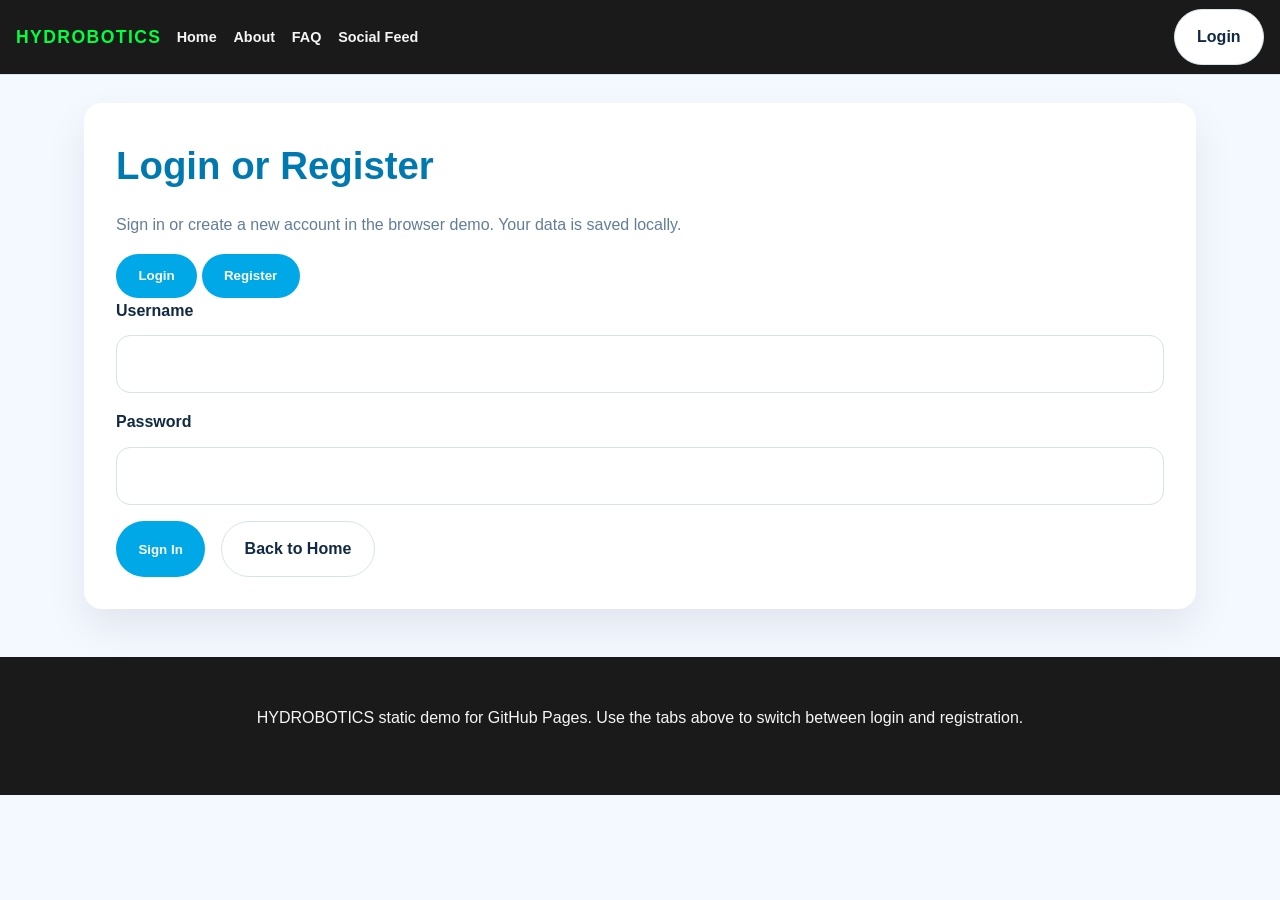
<file: login.html>
﻿<!DOCTYPE html>
<html lang="en">
<head>
  <meta charset="UTF-8">
  <meta name="viewport" content="width=device-width, initial-scale=1.0">
  <title>Login / Register - HYDROBOTICS</title>
  <link rel="stylesheet" href="css/theme.css">
</head>
<body data-page="login">
  <nav>
    <div class="nav-left">
      <a class="logo" href="index.html">HYDROBOTICS</a>
      <ul class="nav-links">
        <li><a href="index.html">Home</a></li>
        <li><a href="about.html">About</a></li>
        <li><a href="faq.html">FAQ</a></li>
        <li><a href="feed.html">Social Feed</a></li>
      </ul>
    </div>
    <div class="nav-right">
      <a id="authLink" class="btn-secondary" href="login.html">Login</a>
    </div>
  </nav>
  <main class="page">
    <section class="panel">
      <h1 class="section-title">Login or Register</h1>
      <p class="text-muted">Sign in or create a new account in the browser demo. Your data is saved locally.</p>
      <div class="auth-tabs">
        <button id="loginTab" type="button">Login</button>
        <button id="registerTab" type="button">Register</button>
      </div>
      <div id="loginAlert"></div>
      <form id="loginForm">
        <div class="form-row">
          <label for="loginUsername">Username</label>
          <input id="loginUsername" type="text" required>
        </div>
        <div class="form-row">
          <label for="loginPassword">Password</label>
          <input id="loginPassword" type="password" required>
        </div>
        <div class="form-actions">
          <button type="submit">Sign In</button>
          <a class="btn-secondary" href="index.html">Back to Home</a>
        </div>
      </form>
      <form id="registerForm" hidden>
        <div class="form-row">
          <label for="registerUsername">Username</label>
          <input id="registerUsername" type="text" required>
        </div>
        <div class="form-row">
          <label for="registerPassword">Password</label>
          <input id="registerPassword" type="password" required>
        </div>
        <div class="form-row">
          <label for="registerEmail">Email</label>
          <input id="registerEmail" type="email" required>
        </div>
        <div class="form-row">
          <label for="registerLocation">Location</label>
          <input id="registerLocation" type="text">
        </div>
        <div class="form-row">
          <label for="registerRole">Account Type</label>
          <select id="registerRole">
            <option value="member">Member</option>
            <option value="inventor">Inventor</option>
            <option value="company">Company</option>
          </select>
        </div>
        <div class="form-row">
          <label for="registerAge">Age</label>
          <input id="registerAge" type="number">
        </div>
        <div class="form-row">
          <label for="registerGender">Gender</label>
          <select id="registerGender">
            <option>Not specified</option>
            <option>Male</option>
            <option>Female</option>
            <option>Other</option>
          </select>
        </div>
        <div class="form-actions">
          <button type="submit">Create Account</button>
          <a class="btn-secondary" href="index.html">Back to Home</a>
        </div>
      </form>
    </section>
  </main>
  <footer>
    <div class="container">
      <p>HYDROBOTICS static demo for GitHub Pages. Use the tabs above to switch between login and registration.</p>
    </div>
  </footer>
  <script src="js/site.js"></script>
</body>
</html>
</file>
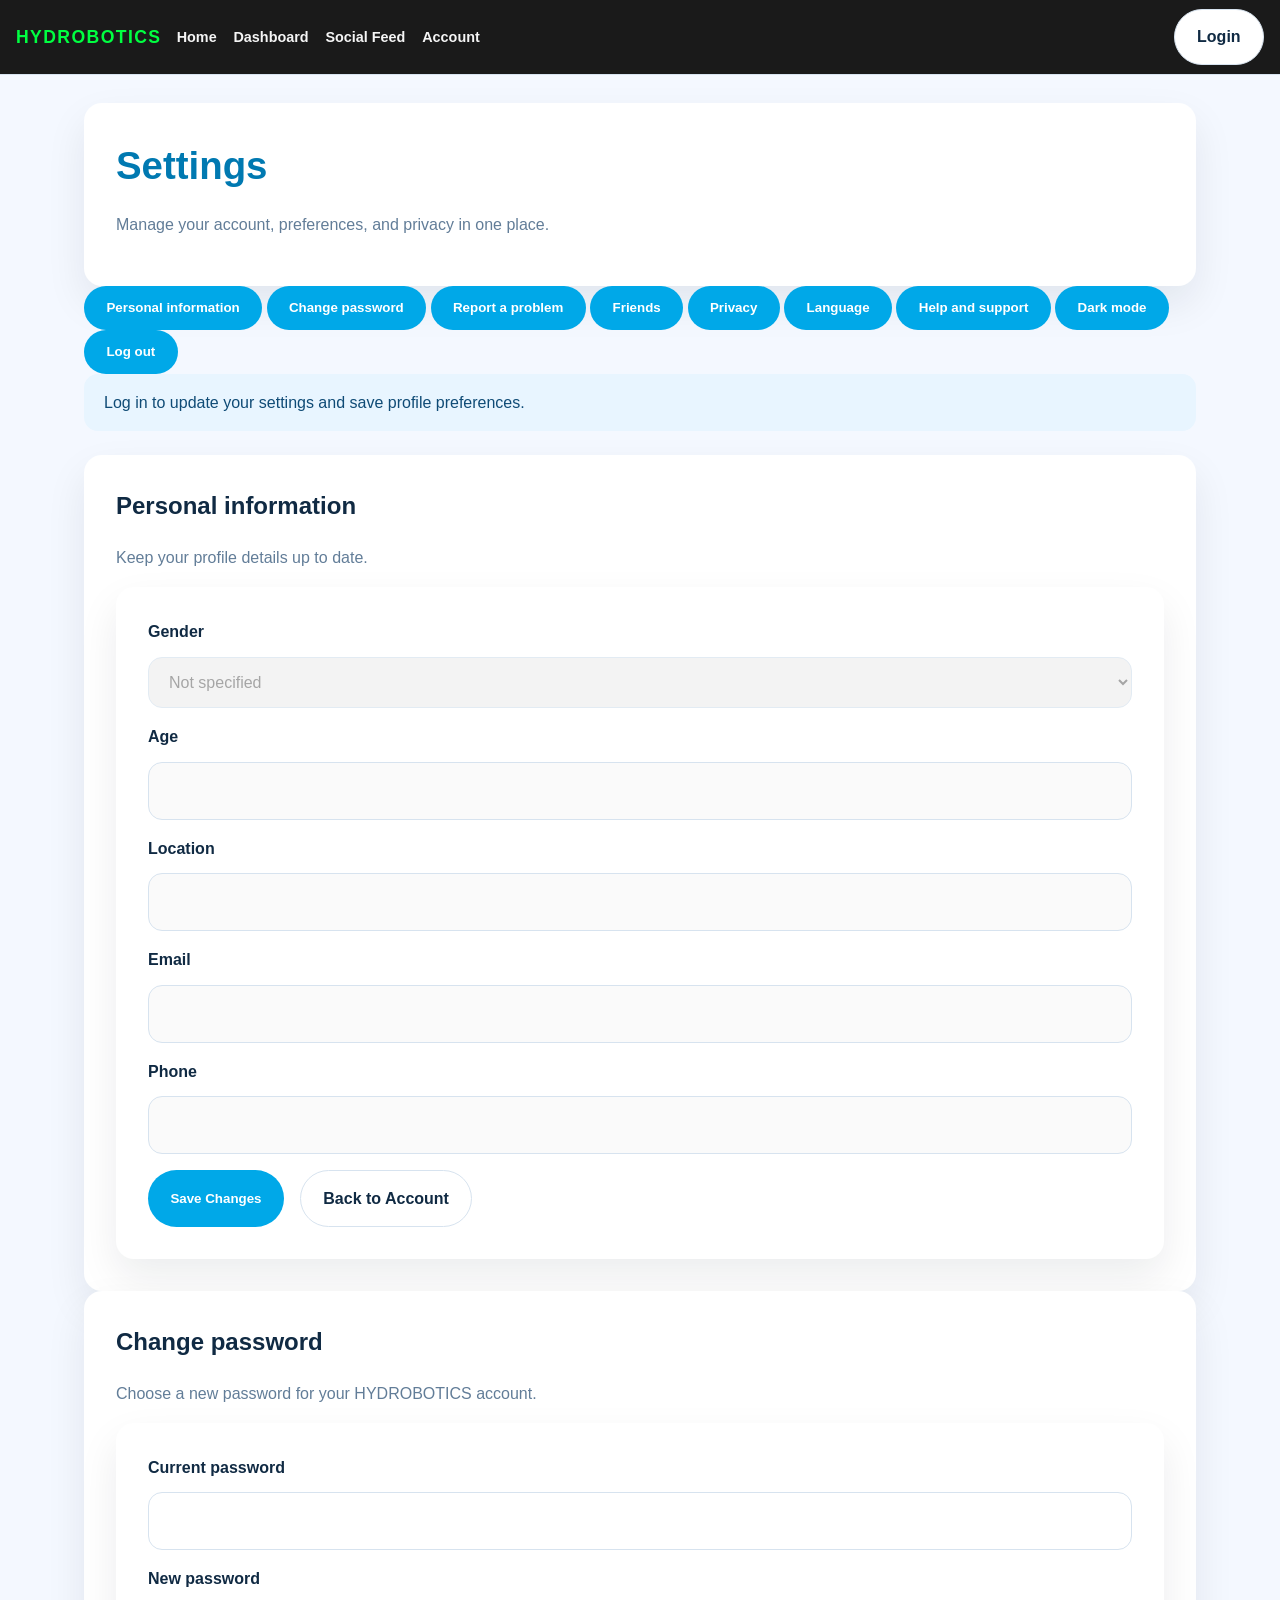
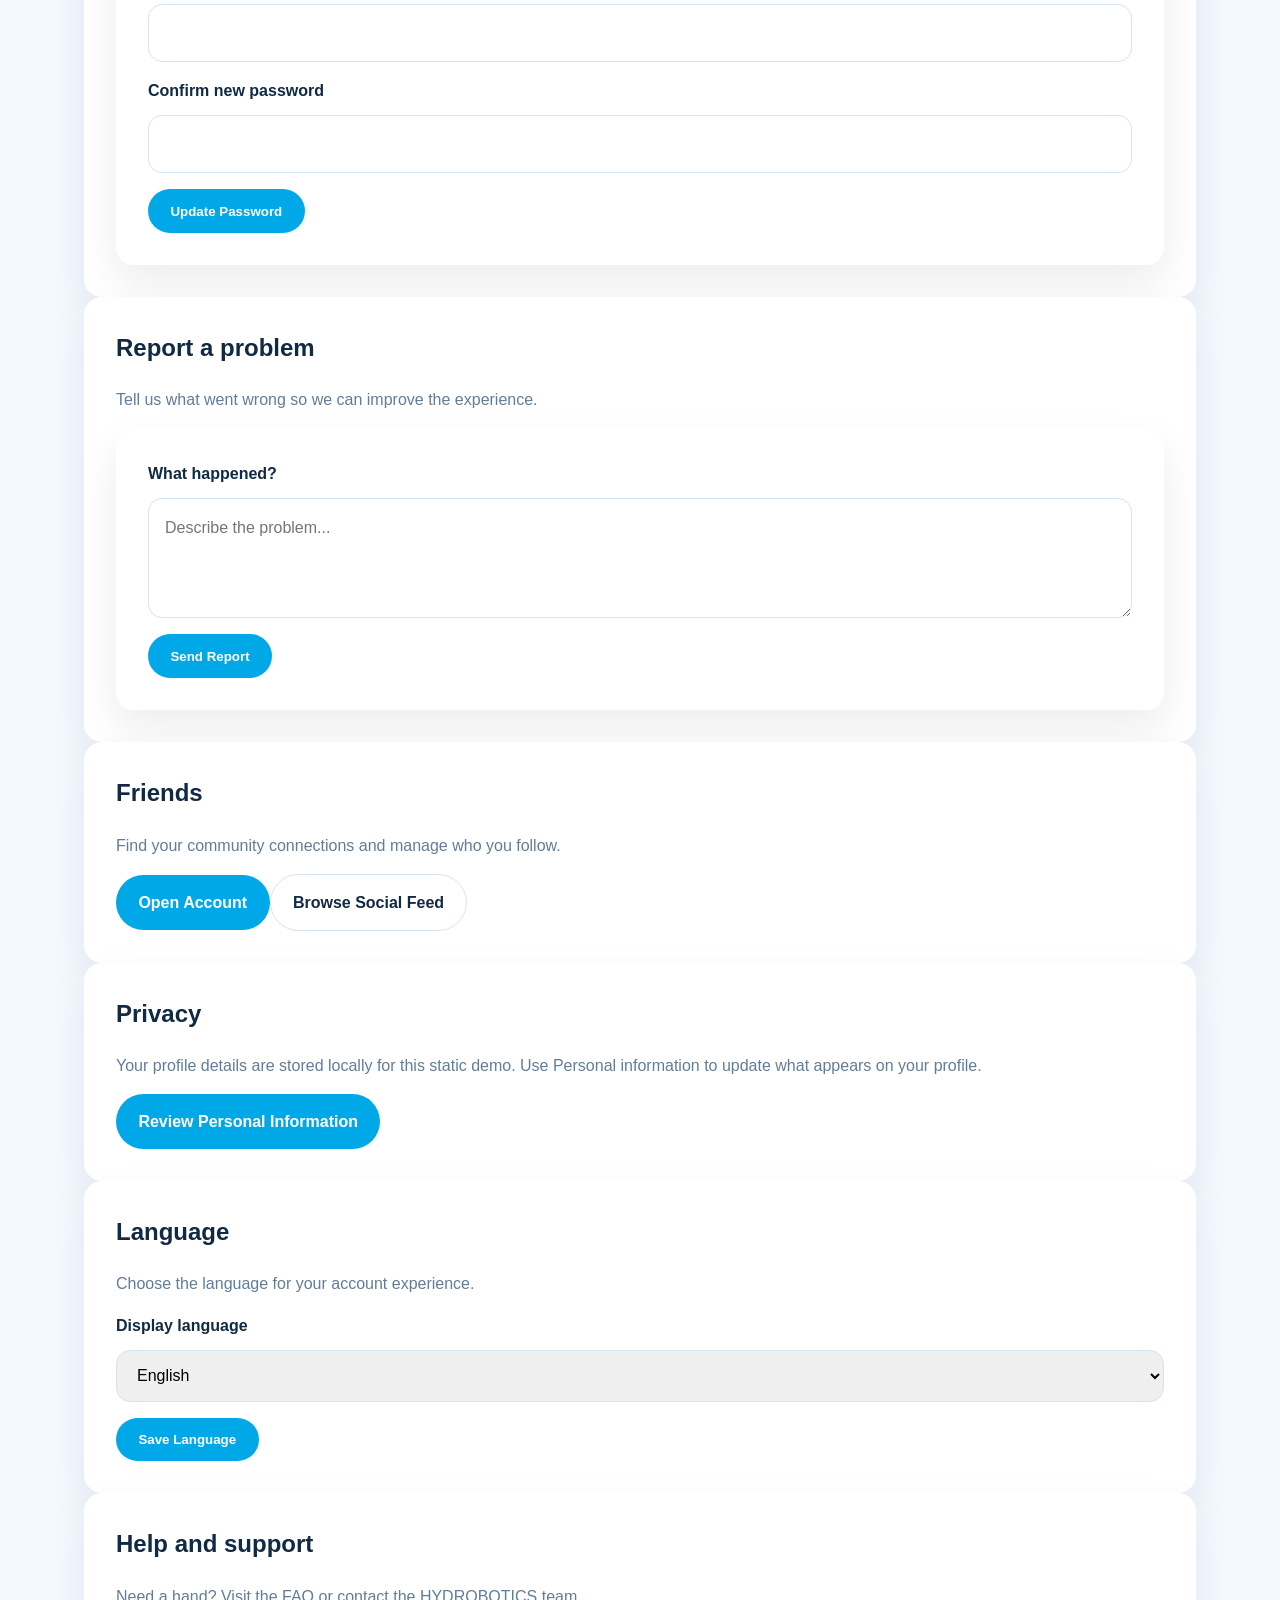
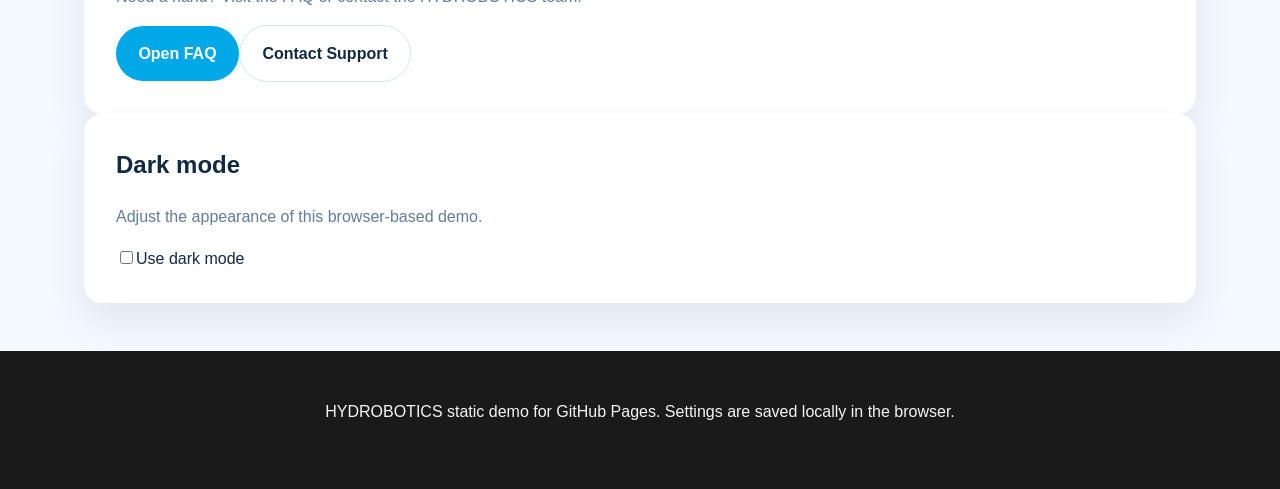
<file: settings.html>
﻿<!DOCTYPE html>
<html lang="en">
<head>
  <meta charset="UTF-8">
  <meta name="viewport" content="width=device-width, initial-scale=1.0">
  <title>Settings - HYDROBOTICS</title>
  <link rel="stylesheet" href="css/theme.css">
</head>
<body data-page="settings">
  <nav>
    <div class="nav-left">
      <a class="logo" href="index.html">HYDROBOTICS</a>
      <ul class="nav-links">
        <li><a href="index.html">Home</a></li>
        <li><a href="dashboard.html">Dashboard</a></li>
        <li><a href="feed.html">Social Feed</a></li>
        <li><a href="account.html">Account</a></li>
      </ul>
    </div>
    <div class="nav-right">
      <span id="userChip" class="user-chip" hidden>Logged in</span>
      <a id="authLink" class="btn-secondary" href="login.html">Login</a>
    </div>
  </nav>
  <main class="page">
    <section class="panel settings-header">
      <h1 class="section-title">Settings</h1>
      <p class="text-muted">Manage your account, preferences, and privacy in one place.</p>
    </section>

    <div class="settings-layout">
      <aside class="settings-menu" aria-label="Settings sections">
        <button class="settings-menu-item active" type="button" data-settings-section="personal-section">Personal information</button>
        <button class="settings-menu-item" type="button" data-settings-section="password-section">Change password</button>
        <button class="settings-menu-item" type="button" data-settings-section="report-section">Report a problem</button>
        <button class="settings-menu-item" type="button" data-settings-section="friends-section">Friends</button>
        <button class="settings-menu-item" type="button" data-settings-section="privacy-section">Privacy</button>
        <button class="settings-menu-item" type="button" data-settings-section="language-section">Language</button>
        <button class="settings-menu-item" type="button" data-settings-section="support-section">Help and support</button>
        <button class="settings-menu-item" type="button" data-settings-section="appearance-section">Dark mode</button>
        <button class="settings-menu-item settings-logout" id="settingsLogout" type="button">Log out</button>
      </aside>

      <div class="settings-sections">
        <div id="settingsMessage"></div>
        <section class="panel settings-section active" id="personal-section">
          <h2>Personal information</h2>
          <p class="text-muted">Keep your profile details up to date.</p>
          <form id="settingsForm" class="form-card">
        <div class="form-row">
          <label for="settingsGender">Gender</label>
          <select id="settingsGender">
            <option>Not specified</option>
            <option>Male</option>
            <option>Female</option>
            <option>Other</option>
          </select>
        </div>
        <div class="form-row">
          <label for="settingsAge">Age</label>
          <input id="settingsAge" type="number">
        </div>
        <div class="form-row">
          <label for="settingsLocation">Location</label>
          <input id="settingsLocation" type="text">
        </div>
        <div class="form-row">
          <label for="settingsEmail">Email</label>
          <input id="settingsEmail" type="email">
        </div>
        <div class="form-row">
          <label for="settingsPhone">Phone</label>
          <input id="settingsPhone" type="tel">
        </div>
        <div class="form-actions">
          <button type="submit">Save Changes</button>
          <a class="btn-secondary" href="account.html">Back to Account</a>
        </div>
          </form>
        </section>

        <section class="panel settings-section" id="password-section">
          <h2>Change password</h2>
          <p class="text-muted">Choose a new password for your HYDROBOTICS account.</p>
          <form id="passwordForm" class="form-card">
            <div class="form-row"><label for="currentPassword">Current password</label><input id="currentPassword" type="password" required autocomplete="current-password"></div>
            <div class="form-row"><label for="newPassword">New password</label><input id="newPassword" type="password" minlength="6" required autocomplete="new-password"></div>
            <div class="form-row"><label for="confirmPassword">Confirm new password</label><input id="confirmPassword" type="password" minlength="6" required autocomplete="new-password"></div>
            <button type="submit">Update Password</button>
          </form>
        </section>

        <section class="panel settings-section" id="report-section"><h2>Report a problem</h2><p class="text-muted">Tell us what went wrong so we can improve the experience.</p><form id="reportForm" class="form-card"><div class="form-row"><label for="reportDetails">What happened?</label><textarea id="reportDetails" required placeholder="Describe the problem..."></textarea></div><button type="submit">Send Report</button></form></section>
        <section class="panel settings-section" id="friends-section"><h2>Friends</h2><p class="text-muted">Find your community connections and manage who you follow.</p><a class="btn" href="account.html">Open Account</a><a class="btn-secondary settings-inline-link" href="feed.html">Browse Social Feed</a></section>
        <section class="panel settings-section" id="privacy-section"><h2>Privacy</h2><p class="text-muted">Your profile details are stored locally for this static demo. Use Personal information to update what appears on your profile.</p><a class="btn" href="#personal-section" data-settings-link="personal-section">Review Personal Information</a></section>
        <section class="panel settings-section" id="language-section"><h2>Language</h2><p class="text-muted">Choose the language for your account experience.</p><div class="form-row"><label for="settingsLanguage">Display language</label><select id="settingsLanguage"><option value="en">English</option><option value="es">Spanish</option><option value="fr">French</option></select></div><button id="saveLanguage" type="button">Save Language</button></section>
        <section class="panel settings-section" id="support-section"><h2>Help and support</h2><p class="text-muted">Need a hand? Visit the FAQ or contact the HYDROBOTICS team.</p><a class="btn" href="faq.html">Open FAQ</a><a class="btn-secondary settings-inline-link" href="chat.html">Contact Support</a></section>
        <section class="panel settings-section" id="appearance-section"><h2>Dark mode</h2><p class="text-muted">Adjust the appearance of this browser-based demo.</p><label class="settings-toggle"><input id="darkModeToggle" type="checkbox"><span>Use dark mode</span></label></section>
      </div>
    </div>
  </main>
  <footer>
    <div class="container">
      <p>HYDROBOTICS static demo for GitHub Pages. Settings are saved locally in the browser.</p>
    </div>
  </footer>
  <script src="js/site.js"></script>
</body>
</html>
</file>
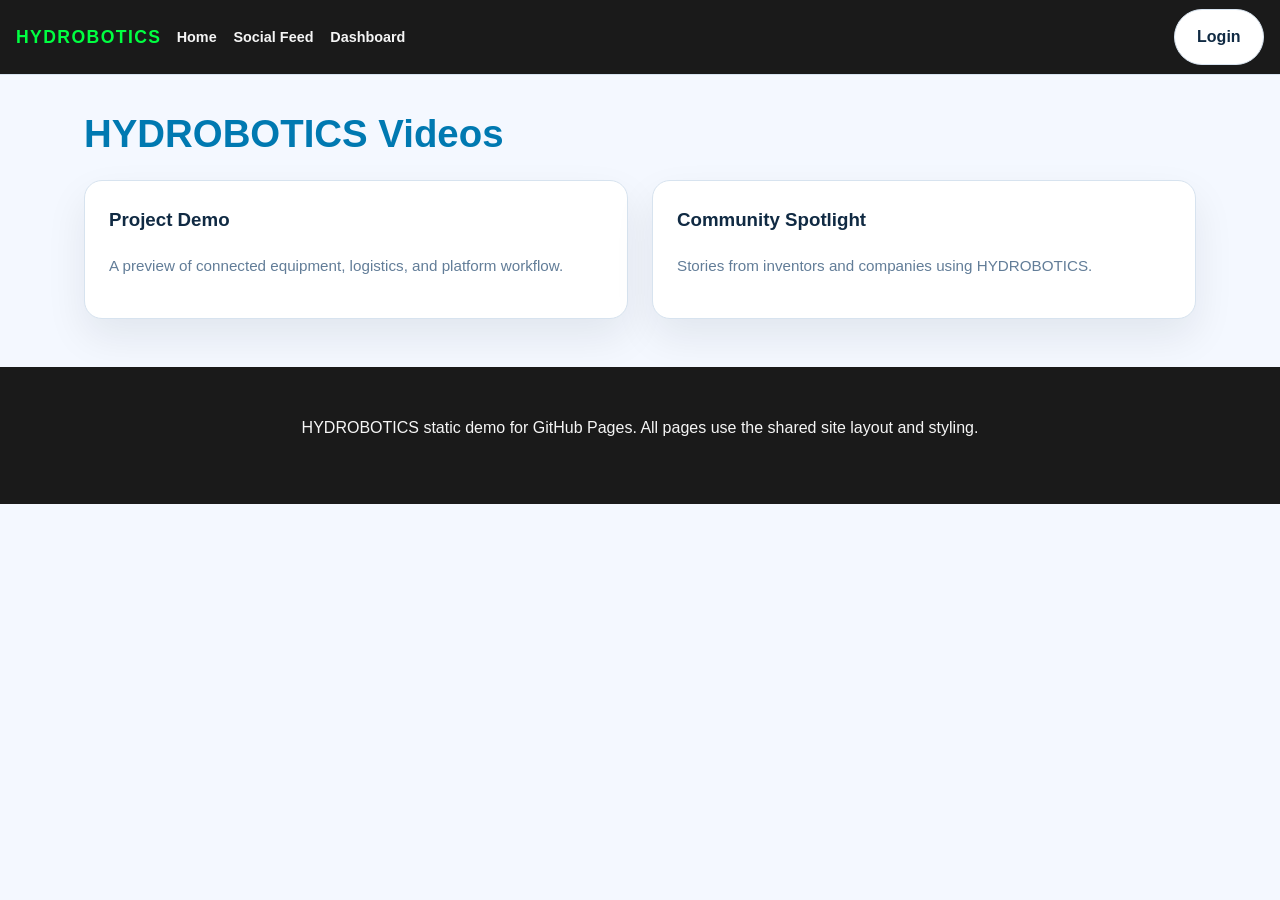
<file: videos.html>
﻿<!DOCTYPE html>
<html lang="en">
<head>
  <meta charset="UTF-8">
  <meta name="viewport" content="width=device-width, initial-scale=1.0">
  <title>Videos - HYDROBOTICS</title>
  <link rel="stylesheet" href="css/theme.css">
</head>
<body>
  <nav>
    <div class="nav-left">
      <a class="logo" href="index.html">HYDROBOTICS</a>
      <ul class="nav-links">
        <li><a href="index.html">Home</a></li>
        <li><a href="feed.html">Social Feed</a></li>
        <li><a href="dashboard.html">Dashboard</a></li>
      </ul>
    </div>
    <div class="nav-right">
      <span id="userChip" class="user-chip" hidden>Logged in</span>
      <a id="authLink" class="btn-secondary" href="login.html">Login</a>
    </div>
  </nav>
  <main class="page">
    <h1 class="section-title">HYDROBOTICS Videos</h1>
    <div class="grid cards-2">
      <div class="video-card">
        <h3>Project Demo</h3>
        <p class="video-meta">A preview of connected equipment, logistics, and platform workflow.</p>
      </div>
      <div class="video-card">
        <h3>Community Spotlight</h3>
        <p class="video-meta">Stories from inventors and companies using HYDROBOTICS.</p>
      </div>
    </div>
  </main>
  <footer>
    <div class="container">
      <p>HYDROBOTICS static demo for GitHub Pages. All pages use the shared site layout and styling.</p>
    </div>
  </footer>
  <script src="js/site.js"></script>
</body>
</html>
</file>
<file: css/theme.css>
:root {
    --background: #f4f8ff;
    --surface: #ffffff;
    --surface-strong: #e8eff8;
    --text: #102a43;
    --muted: #627d98;
    --accent: #00a8e8;
    --accent-dark: #0079b1;
    --accent-green: #00ff41;
    --dark: #1a1a1a;
    --grey: #3a3a3a;
    --light: #f5f5f5;
    --border: #d7e3ef;
    --radius: 18px;
    --shadow: 0 18px 40px rgba(15, 23, 42, 0.08);
}

* {
    box-sizing: border-box;
}

html {
    scroll-behavior: smooth;
}

body {
    margin: 0;
    font-family: 'Segoe UI', Tahoma, Geneva, Verdana, sans-serif;
    background: var(--background);
    color: var(--text);
    line-height: 1.6;
}

body.dark-mode {
    --background: #101820;
    --surface: #1b2730;
    --surface-strong: #263640;
    --text: #e7f1f7;
    --muted: #a7bbc7;
    --border: #3a505c;
}

body.dark-mode .btn-secondary,
body.dark-mode .auth-tabs button {
    background: var(--surface);
    color: var(--text);
}

body.dark-mode .btn-secondary:hover {
    background: var(--surface-strong);
}

body.dark-mode input,
body.dark-mode select,
body.dark-mode textarea {
    background: #14212a;
    color: var(--text);
}

a {
    color: var(--accent);
    text-decoration: none;
}

a:hover {
    text-decoration: underline;
}

nav {
    display: flex;
    flex-wrap: wrap;
    justify-content: space-between;
    align-items: center;
    gap: 0.65rem;
    padding: 0.55rem 1rem;
    background: var(--dark);
    border-bottom: 1px solid var(--border);
    position: sticky;
    top: 0;
    z-index: 50;
}

.nav-left {
    display: flex;
    align-items: center;
    gap: 0.7rem;
}

.logo {
    font-weight: 800;
    font-size: 1.1rem;
    letter-spacing: 0.08em;
    color: var(--accent-green);
    text-decoration: none;
}

.nav-links {
    display: flex;
    flex-wrap: wrap;
    gap: 0.55rem;
    list-style: none;
    margin: 0;
    padding: 0;
}

.nav-links a {
    color: var(--light);
    font-weight: 600;
    font-size: 0.9rem;
    padding: 0.15rem 0.25rem;
    border-radius: 999px;
    transition: color 0.2s ease, background 0.2s ease;
}

.nav-links a.active-link,
.nav-links a:hover {
    color: var(--accent-dark);
    background: rgba(0, 168, 232, 0.12);
    text-decoration: none;
}

.nav-right {
    margin-left: auto;
    display: flex;
    align-items: center;
    gap: 0.5rem;
    opacity: 1;
    visibility: visible;
    transform: translateY(0);
    transition: opacity 0.25s ease, transform 0.25s ease, visibility 0.25s ease;
}

.nav-right.is-hidden {
    opacity: 0;
    visibility: hidden;
    transform: translateY(-10px);
    pointer-events: none;
}

body.header-actions-hidden .nav-right {
    opacity: 0;
    visibility: hidden;
    transform: translateY(-10px);
    pointer-events: none;
}

body.header-actions-visible .nav-right {
    opacity: 1;
    visibility: visible;
    transform: translateY(0);
    pointer-events: auto;
}

.user-chip {
    display: inline-flex;
    align-items: center;
    gap: 0.5rem;
    padding: 0.55rem 0.9rem;
    border: 1px solid var(--border);
    border-radius: 999px;
    background: var(--surface-strong);
    color: var(--text);
}

.sign-out-link {
    color: #b42318;
}

.page,
.container,
.footer-content {
    max-width: 1160px;
    margin: 0 auto;
}

.page {
    padding: 1.75rem 1.5rem 3rem;
}

@keyframes emojiRain {
    0% {
        transform: translate3d(0, -20vh, 0) scale(0.7) rotate(0deg);
        opacity: 0;
    }
    10% {
        opacity: 1;
    }
    100% {
        transform: translate3d(var(--drift), 110vh, 0) scale(1.1) rotate(18deg);
        opacity: 0;
    }
}

@keyframes portalFadeInUp {
    from {
        opacity: 0;
        transform: translateY(28px);
    }
    to {
        opacity: 1;
        transform: translateY(0);
    }
}

@keyframes portalFloatIn {
    from {
        opacity: 0;
        transform: scale(0.96) translateY(18px);
    }
    to {
        opacity: 1;
        transform: scale(1) translateY(0);
    }
}

.portal-animate {
    animation: portalFadeInUp 0.7s ease forwards;
}

.portal-animate .panel,
.portal-animate .hero,
.portal-animate .partner-card,
.portal-animate .form-card {
    animation: portalFloatIn 0.8s ease forwards;
}

.portal-animate .hero {
    animation-delay: 0.1s;
}

.portal-animate .panel,
.portal-animate .partner-card,
.portal-animate .form-card {
    animation-delay: 0.2s;
}

#emojiRainLayer {
    position: fixed;
    inset: 0;
    pointer-events: none;
    overflow: hidden;
    z-index: 10;
}

.emoji-fall {
    position: absolute;
    top: -10vh;
    animation-name: emojiRain;
    animation-timing-function: linear;
    animation-fill-mode: forwards;
    filter: drop-shadow(0 6px 12px rgba(0, 168, 232, 0.28));
}

.page {
    opacity: 1;
    transform: translateY(0);
}

.social-topbar {
    display: flex;
    align-items: center;
    justify-content: space-between;
    gap: 0.65rem;
    padding: 0.5rem 1rem;
    background: rgba(17, 24, 39, 0.96);
    color: var(--light);
    border-bottom: 1px solid rgba(255,255,255,0.06);
    position: sticky;
    top: 0;
    z-index: 20;
}

.social-brand-wrap {
    flex: 1;
    min-width: 0;
}

.nav-search {
    display: flex;
    align-items: center;
    gap: 0.5rem;
    background: rgba(255,255,255,0.08);
    border: 1px solid rgba(255,255,255,0.08);
    border-radius: 999px;
    padding: 0.35rem 0.7rem;
    min-width: 220px;
    max-width: 360px;
    color: #dfeaf8;
}

.nav-search input {
    width: 100%;
    background: transparent;
    border: none;
    color: var(--light);
    outline: none;
    font: inherit;
}

.social-main-nav {
    display: flex;
    align-items: center;
    gap: 0.55rem;
    flex-wrap: wrap;
}

.social-main-nav a {
    color: #d9e7f5;
    text-decoration: none;
    padding: 0.35rem 0.55rem;
    font-size: 0.9rem;
    border-radius: 10px;
    font-weight: 600;
}

.social-main-nav a.active,
.social-main-nav a:hover {
    background: rgba(0,168,232,0.14);
    color: var(--accent-green);
}

.social-actions {
    display: flex;
    align-items: center;
    gap: 0.5rem;
}

.mini-action {
    width: 2rem;
    height: 2rem;
    border-radius: 50%;
    border: none;
    background: rgba(255,255,255,0.08);
    color: var(--light);
    font-size: 1rem;
    cursor: pointer;
}

.social-shell {
    display: grid;
    grid-template-columns: 240px minmax(0, 1fr) 300px;
    gap: 1.25rem;
    max-width: 1400px;
    padding: 1.5rem;
}

.social-sidebar,
.social-main-column {
    min-width: 0;
}

.card-surface {
    background: rgba(255,255,255,0.96);
    border: 1px solid var(--border);
    border-radius: 20px;
    box-shadow: var(--shadow);
}

.profile-card {
    display: flex;
    align-items: center;
    gap: 0.9rem;
    padding: 1rem;
    margin-bottom: 1rem;
}

.profile-card strong {
    display: block;
}

.profile-card p {
    margin: 0.1rem 0 0;
    font-size: 0.82rem;
    color: var(--muted);
}

.avatar {
    display: inline-flex;
    align-items: center;
    justify-content: center;
    font-weight: 800;
    color: white;
    background: linear-gradient(135deg, var(--accent), var(--secondary));
    border-radius: 50%;
}

.avatar-large {
    width: 52px;
    height: 52px;
    font-size: 1.2rem;
}

.avatar-medium {
    width: 42px;
    height: 42px;
    font-size: 1rem;
}

.avatar-small {
    width: 32px;
    height: 32px;
    font-size: 0.8rem;
}

.menu-block {
    padding: 0.7rem;
    display: grid;
    gap: 0.4rem;
}

.menu-block a {
    display: flex;
    align-items: center;
    gap: 0.6rem;
    padding: 0.8rem 0.9rem;
    border-radius: 12px;
    color: var(--text);
    text-decoration: none;
    font-weight: 600;
}

.menu-block a:hover {
    background: rgba(0,168,232,0.08);
}

.story-bar {
    display: grid;
    grid-template-columns: repeat(4, minmax(0, 1fr));
    gap: 0.9rem;
    padding: 0.9rem;
    margin-bottom: 1rem;
}

.story {
    border-radius: 18px;
    min-height: 140px;
    display: flex;
    flex-direction: column;
    justify-content: flex-end;
    align-items: center;
    gap: 0.4rem;
    padding: 0.8rem;
    color: white;
    font-weight: 700;
    background-size: cover;
    background-position: center;
}

.story span {
    width: 42px;
    height: 42px;
    display: grid;
    place-items: center;
    border-radius: 50%;
    background: rgba(255,255,255,0.22);
    backdrop-filter: blur(4px);
}

.story-one { background: linear-gradient(135deg, rgba(0,168,232,0.6), rgba(0,78,137,0.7)); }
.story-two { background: linear-gradient(135deg, rgba(0,255,65,0.45), rgba(0,78,137,0.85)); }
.story-three { background: linear-gradient(135deg, rgba(145,90,255,0.45), rgba(24,39,59,0.8)); }
.story-four { background: linear-gradient(135deg, rgba(255,148,50,0.5), rgba(72,21,74,0.8)); }

.composer {
    padding: 1rem;
    margin-bottom: 1rem;
}

.composer-header {
    display: flex;
    align-items: center;
    gap: 0.75rem;
    margin-bottom: 0.6rem;
}

.composer-header h2 {
    margin: 0;
    font-size: 1.15rem;
}

#feedAlert {
    margin-bottom: 0.75rem;
}

.reels-strip,
.notifications-panel,
.chat-panel,
.quick-links-panel {
    padding: 0.95rem 1rem;
    margin-bottom: 1rem;
}

.section-head {
    display: flex;
    justify-content: space-between;
    align-items: center;
    gap: 0.75rem;
    margin-bottom: 0.8rem;
}

.section-head h3 {
    margin: 0;
}

.section-head a {
    text-decoration: none;
    color: var(--accent-dark);
    font-weight: 700;
}

.badge {
    display: inline-flex;
    align-items: center;
    justify-content: center;
    min-width: 1.5rem;
    height: 1.5rem;
    background: #ef4444;
    color: white;
    border-radius: 999px;
    font-size: 0.75rem;
    font-weight: 700;
}

.reel-grid {
    display: grid;
    grid-template-columns: repeat(3, minmax(0, 1fr));
    gap: 0.75rem;
}

.reel-card {
    position: relative;
    min-height: 160px;
    display: flex;
    align-items: flex-end;
    justify-content: center;
    padding: 0.8rem;
    border-radius: 18px;
    color: white;
    font-weight: 700;
    background-size: cover;
    background-position: center;
}

.reel-card span {
    position: absolute;
    top: 0.8rem;
    left: 0.8rem;
    width: 38px;
    height: 38px;
    display: grid;
    place-items: center;
    border-radius: 50%;
    background: rgba(15,23,42,0.35);
    backdrop-filter: blur(4px);
}

.reel-one { background: linear-gradient(135deg, rgba(0,168,232,0.5), rgba(10,30,50,0.8)); }
.reel-two { background: linear-gradient(135deg, rgba(34,197,94,0.45), rgba(17,24,39,0.8)); }
.reel-three { background: linear-gradient(135deg, rgba(168,85,247,0.45), rgba(17,24,39,0.8)); }

.feed-posts {
    display: grid;
    gap: 1rem;
}

.post-card {
    padding: 1.2rem;
    border-radius: 18px;
    background: rgba(255,255,255,0.96);
    border: 1px solid var(--border);
    box-shadow: var(--shadow);
}

.community-hero {
    margin-bottom: 1.5rem;
}

.community-layout {
    display: grid;
    grid-template-columns: minmax(0, 1.45fr) minmax(260px, 0.75fr);
    gap: 1.5rem;
    align-items: start;
}

.community-composer,
.community-aside {
    min-width: 0;
}

.community-composer,
.community-aside,
.community-post {
    padding: 1.5rem;
}

.community-section-kicker {
    color: var(--accent-dark);
    font-size: 0.78rem;
    font-weight: 800;
    letter-spacing: 0.12em;
    text-transform: uppercase;
}

.network-roles {
    display: grid;
    gap: 0.75rem;
    margin: 1.25rem 0;
}

.network-roles div {
    display: grid;
    gap: 0.15rem;
    padding: 0.8rem 0;
    border-bottom: 1px solid var(--border);
}

.network-roles span,
.community-link span {
    color: var(--muted);
    font-size: 0.9rem;
}

.community-link {
    display: grid;
    gap: 0.3rem;
    padding: 1rem 0;
    border-bottom: 1px solid var(--border);
}

.community-feed-section {
    margin-top: 2rem;
}

.community-filters {
    display: flex;
    flex-wrap: wrap;
    gap: 0.55rem;
    margin-bottom: 1rem;
}

.community-filter {
    padding: 0.55rem 0.85rem;
    border: 1px solid var(--border);
    background: var(--surface);
    color: var(--text);
    font-size: 0.88rem;
}

.community-filter.active {
    background: var(--accent-dark);
    color: white;
}

.community-posts {
    display: grid;
    gap: 1rem;
}

.community-post-top {
    display: flex;
    align-items: center;
    flex-wrap: wrap;
    gap: 0.6rem;
}

.community-post-top .text-muted {
    margin-left: auto;
}

.community-role {
    color: var(--accent-dark);
    font-size: 0.82rem;
    font-weight: 700;
    text-transform: capitalize;
}

.community-contact-row {
    display: flex;
    align-items: center;
    justify-content: space-between;
    gap: 1rem;
    padding-top: 0.5rem;
    border-top: 1px solid var(--border);
}

.community-contact-row p {
    margin: 0;
}

.community-contact-button {
    flex: 0 0 auto;
    padding: 0.55rem 0.85rem;
}

.post-actions {
    display: flex;
    gap: 0.5rem;
    margin-top: 1rem;
    padding-top: 0.75rem;
    border-top: 1px solid var(--border);
}

.post-action {
    flex: 1;
    padding: 0.55rem 0.75rem;
    background: transparent;
    color: var(--muted);
    border-radius: 10px;
}

.post-action:hover,
.post-action.active {
    background: var(--surface-strong);
    color: var(--accent-dark);
    box-shadow: none;
}

.notifications-panel ul,
.quick-links-panel ul,
.chat-list {
    list-style: none;
    margin: 0;
    padding: 0;
}

.notifications-panel li,
.quick-links-panel li {
    display: flex;
    align-items: center;
    gap: 0.5rem;
    padding: 0.55rem 0;
    color: var(--text);
    border-bottom: 1px solid rgba(0,0,0,0.04);
}

.quick-links-panel a {
    color: var(--text);
    text-decoration: none;
    font-weight: 600;
}

.dot,
.status {
    width: 10px;
    height: 10px;
    border-radius: 50%;
    display: inline-block;
}

.dot.green, .status.online { background: #22c55e; }
.dot.blue { background: #3b82f6; }
.dot.orange { background: #f59e0b; }
.dot.purple { background: #a855f7; }
.status.away { background: #fbbf24; }

.chat-list li {
    display: flex;
    align-items: center;
    gap: 0.7rem;
    padding: 0.65rem 0;
    border-bottom: 1px solid rgba(0,0,0,0.04);
}

.chat-list div {
    flex: 1;
    min-width: 0;
}

.chat-list strong,
.chat-list small {
    display: block;
}

.chat-list small {
    color: var(--muted);
}

@media (max-width: 1100px) {
    .social-shell {
        grid-template-columns: 1fr;
    }

    .left-rail,
    .right-rail {
        order: 2;
    }

    .social-main-column {
        order: 1;
    }
}

@media (max-width: 760px) {
    .social-topbar {
        flex-wrap: wrap;
    }

    .social-main-nav {
        width: 100%;
        justify-content: space-between;
    }

    .story-bar,
    .reel-grid {
        grid-template-columns: repeat(2, minmax(0, 1fr));
    }
}

.hero,
.panel,
.feature-card,
.post-card,
.video-card,
.conversation-card,
.form-card,
.service-card,
.value-card,
.partner-card {
    background: var(--surface);
    border-radius: var(--radius);
    box-shadow: var(--shadow);
}

.hero {
    padding: 4rem 2rem;
    margin-bottom: 2rem;
    color: white;
    background: linear-gradient(135deg, rgba(0, 168, 232, 0.95), rgba(0, 78, 137, 0.9)), url('https://images.unsplash.com/photo-1485827404703-89b55fcc595e?ixlib=rb-4.0.3&auto=format&fit=crop&w=1600&q=80') no-repeat center center;
    background-size: cover;
    text-align: center;
    position: relative;
    overflow: hidden;
}

.hero h1 {
    margin: 0 0 1rem;
    font-size: clamp(2.5rem, 5vw, 4rem);
    line-height: 1.05;
    letter-spacing: 0.04em;
}

.hero p {
    max-width: 760px;
    margin: 0 auto;
    font-size: 1.05rem;
    color: #eaf8ff;
}

.hero-tagline {
    font-size: 1.5rem;
    color: var(--accent-green);
    margin-bottom: 2rem;
    font-weight: 600;
}

.hero .form-actions {
    display: flex;
    justify-content: center;
    flex-wrap: wrap;
    gap: 1rem;
    margin-top: 1.5rem;
}

h1, h2, h3 {
    margin-top: 0;
}

.section-title {
    margin: 0 0 1rem;
    font-size: clamp(2rem, 3vw, 2.6rem);
    color: var(--accent-dark);
}

.grid {
    display: grid;
    gap: 1.5rem;
}

.cards-3 {
    grid-template-columns: repeat(auto-fit, minmax(240px, 1fr));
}

.cards-2 {
    grid-template-columns: repeat(auto-fit, minmax(280px, 1fr));
}

.card,
.panel,
.service-card,
.value-card,
.partner-card {
    padding: 2rem;
}

.text-muted {
    color: var(--muted);
}

.btn,
button {
    display: inline-flex;
    align-items: center;
    justify-content: center;
    padding: 0.9rem 1.4rem;
    border: none;
    border-radius: 999px;
    background: var(--accent);
    color: white;
    font-weight: 700;
    cursor: pointer;
    transition: transform 0.2s ease, box-shadow 0.2s ease;
}

.btn:hover,
button:hover {
    transform: translateY(-1px);
    box-shadow: 0 12px 28px rgba(0, 168, 232, 0.18);
    text-decoration: none;
}

.btn-secondary {
    display: inline-flex;
    align-items: center;
    justify-content: center;
    padding: 0.9rem 1.4rem;
    border: 1px solid var(--border);
    border-radius: 999px;
    background: var(--surface);
    color: var(--text);
    font-weight: 700;
    text-decoration: none;
}

.btn-secondary:hover {
    background: #f0f6ff;
    text-decoration: none;
}

.form-card {
    padding: 2rem;
}

.form-row {
    display: grid;
    gap: 0.75rem;
    margin-bottom: 1rem;
}

.form-row label {
    font-weight: 700;
    color: var(--text);
}

.form-row input,
.form-row select,
.form-row textarea {
    width: 100%;
    padding: 0.95rem 1rem;
    border: 1px solid var(--border);
    border-radius: 14px;
    font: inherit;
}

textarea {
    resize: vertical;
    min-height: 120px;
}

.form-actions {
    display: flex;
    flex-wrap: wrap;
    gap: 1rem;
    margin-top: 1rem;
}

.alert {
    padding: 1rem 1.25rem;
    border-radius: 14px;
    margin-bottom: 1.5rem;
}

.alert-info {
    background: #e8f5ff;
    color: #0f4b76;
}

.alert-success {
    background: #e6f8ed;
    color: #1f6d38;
}

.alert-error {
    background: #ffe8e8;
    color: #9d2b2b;
}

.post-card,
.video-card,
.conversation-card {
    padding: 1.5rem;
    border: 1px solid var(--border);
}

.post-media {
    margin: 1rem 0;
    border-radius: 18px;
    overflow: hidden;
}

.post-media img,
.post-media video,
.service-image {
    width: 100%;
    display: block;
    object-fit: cover;
}

.post-media img,
.post-media video {
    max-height: 500px;
}

.post-meta,
.video-meta {
    margin-top: 0.75rem;
    color: var(--muted);
    font-size: 0.95rem;
}

.post-actions {
    display: flex;
    flex-wrap: wrap;
    gap: 0.75rem;
    margin-top: 1rem;
}

.stats-grid {
    display: grid;
    gap: 1rem;
    grid-template-columns: repeat(auto-fit, minmax(180px, 1fr));
}

.stat-box {
    padding: 1.5rem;
    background: var(--surface-strong);
    border-radius: 16px;
    text-align: center;
}

.stat-box strong {
    display: block;
    font-size: 2rem;
    color: var(--accent-dark);
}

.about,
.services,
#contact {
    padding: 4rem 2rem;
}

.about {
    background: var(--light);
}

.services {
    background: white;
}

.values,
.service-grid {
    display: grid;
    grid-template-columns: repeat(auto-fit, minmax(250px, 1fr));
    gap: 2rem;
    margin-top: 2rem;
}

.value-card {
    border-left: 4px solid var(--accent);
    transition: transform 0.3s, box-shadow 0.3s;
}

.value-card:hover,
.service-card:hover {
    transform: translateY(-5px);
    box-shadow: 0 15px 30px rgba(0, 168, 232, 0.2);
}

.value-card h3 {
    color: var(--primary, var(--accent));
    margin-bottom: 1rem;
}

.service-card {
    background: linear-gradient(135deg, var(--dark), var(--grey));
    color: var(--light);
    text-align: center;
    transition: transform 0.3s, box-shadow 0.3s;
    padding: 0;
    overflow: hidden;
}

.service-card h3,
.service-card p,
.service-card a {
    padding-left: 1.5rem;
    padding-right: 1.5rem;
}

.service-card h3 {
    margin-top: 1rem;
    margin-bottom: 0.75rem;
    color: var(--light);
}

.service-card p {
    color: #dfeaf8;
    margin-bottom: 1.2rem;
}

.service-card .btn,
.service-card .btn-secondary {
    margin: 0 1.5rem 1.5rem;
}

.service-image {
    height: 200px;
    border-radius: 8px 8px 0 0;
    margin-bottom: 1rem;
}

.eyebrow,
.partner-label {
    color: var(--accent-dark);
    font-weight: 800;
    text-transform: uppercase;
    letter-spacing: 0.08em;
    font-size: 0.78rem;
}

.small-note {
    color: var(--muted);
    font-size: 0.88rem;
}

.feature-list {
    display: grid;
    gap: 0.75rem;
    padding-left: 1.25rem;
}

.consent-panel {
    border-left: 4px solid var(--accent);
}

.partner-card {
    border: 1px solid var(--border);
    background: var(--surface-strong);
}

.partner-card h3 {
    margin: 0.5rem 0;
}

.footer,
footer {
    background: var(--dark);
    color: var(--light);
    padding: 2rem 1.5rem 3rem;
    text-align: center;
}

.footer-content {
    text-align: center;
}

.social-links {
    display: flex;
    justify-content: center;
    flex-wrap: wrap;
    gap: 1rem;
    margin-top: 1.5rem;
}

.social-links a {
    color: var(--light);
    background: rgba(5, 243, 56, 0.08);
    padding: 0.75rem 1.25rem;
    border-radius: 999px;
    text-decoration: none;
    transition: background 0.3s, transform 0.3s;
}

.social-links a:hover {
    background: rgba(0,255,65,0.18);
    transform: translateY(-2px);
    text-decoration: none;
}

@media (max-width: 900px) {
    nav {
        flex-direction: column;
        align-items: stretch;
    }

    .nav-right {
        margin-left: 0;
    }

    .auth-tabs {
        grid-template-columns: 1fr;
    }
}

@media (max-width: 640px) {
    .hero {
        padding: 3rem 1.25rem;
    }

    .about,
    .services,
    #contact {
        padding: 3rem 1.25rem;
    }

    .page {
        padding-left: 1rem;
        padding-right: 1rem;
    }
}
</file>
